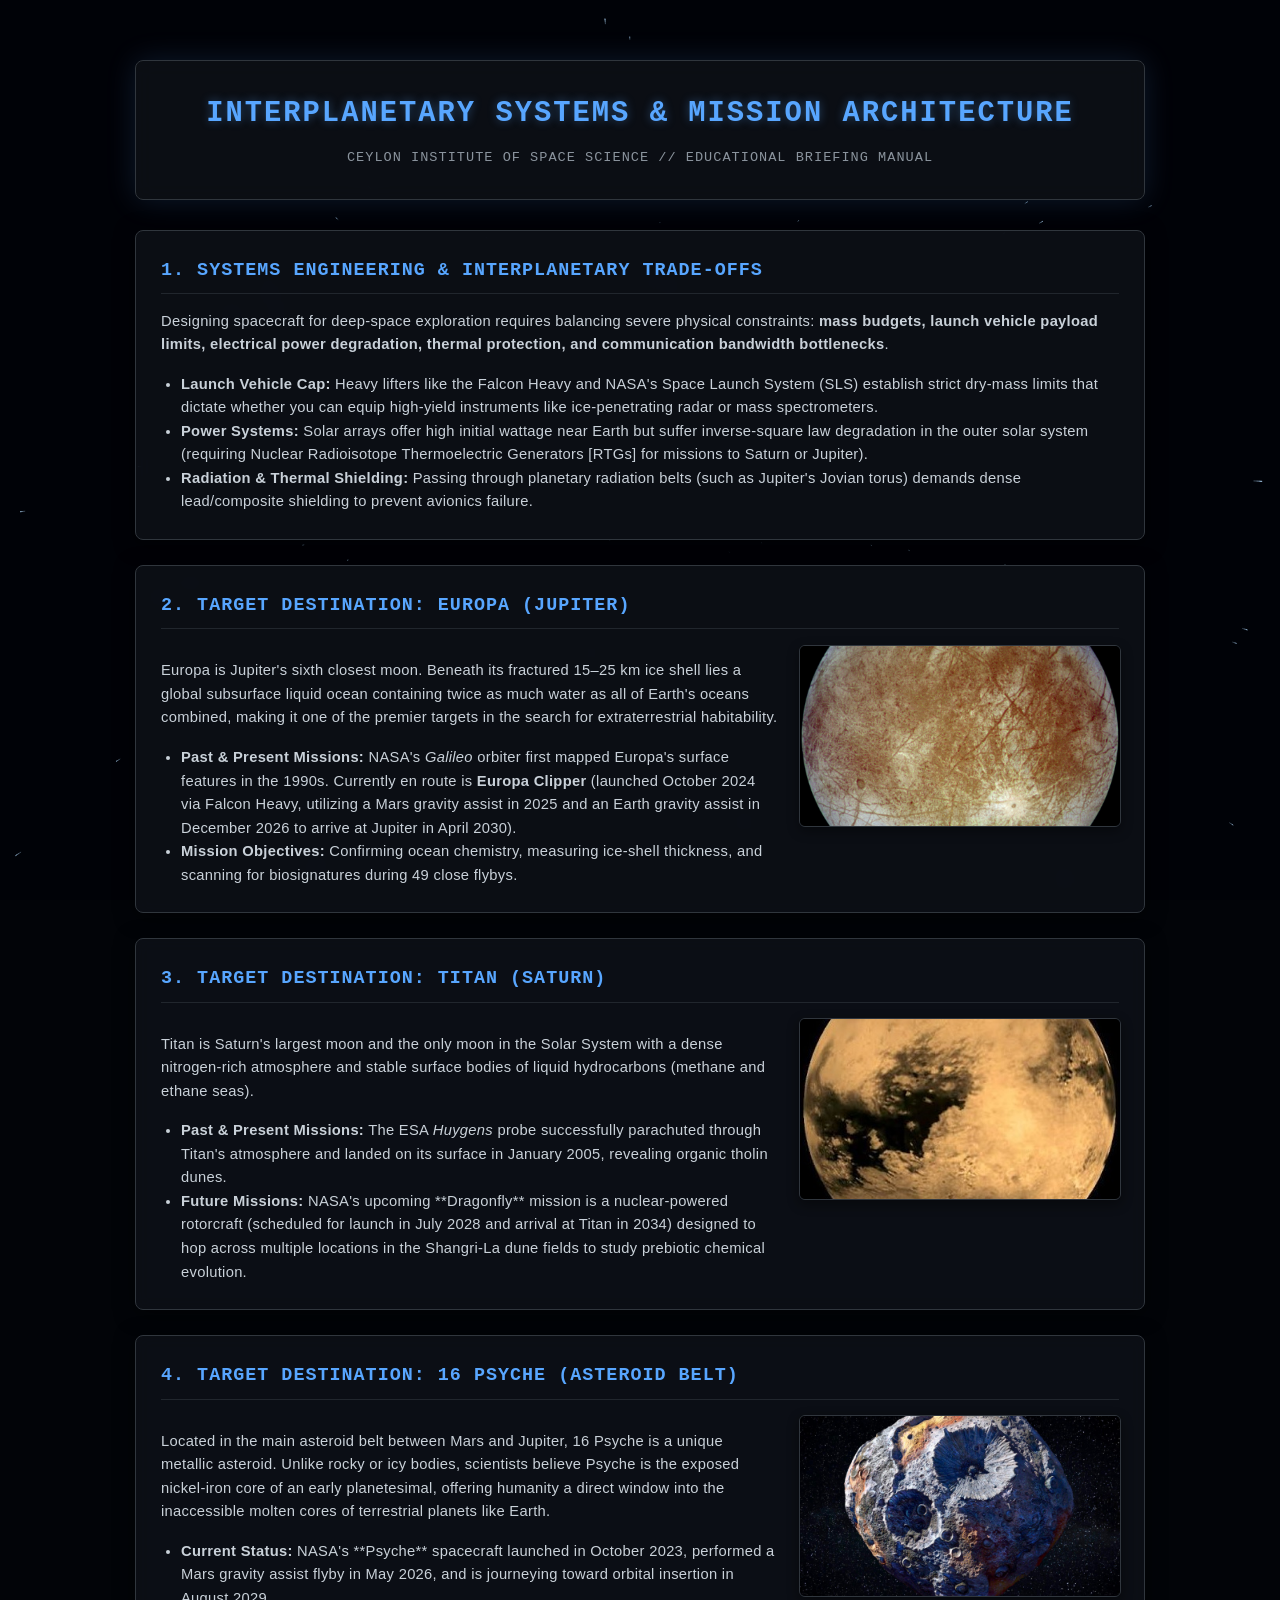
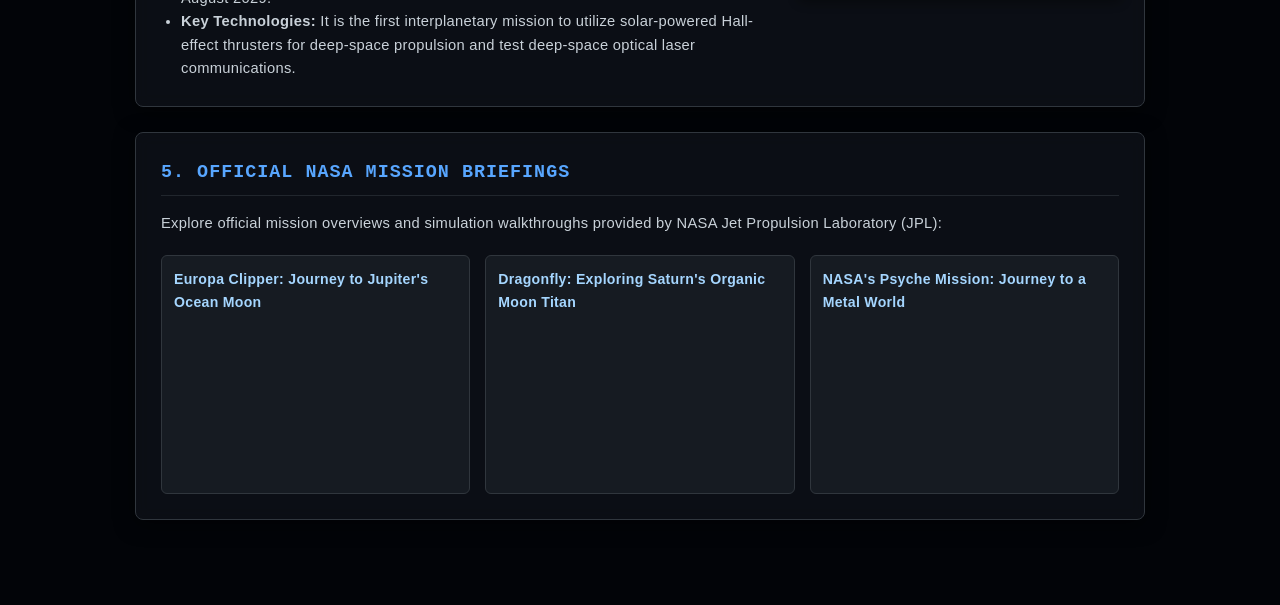
<file: basics.html>
<!DOCTYPE html>
<html lang="en" style="position: relative; margin: 0; height: 100%;">
<head>
    <meta charset="UTF-8">
    <meta name="viewport" content="width=device-width, initial-scale=1.0">
    <title>CISS - Interplanetary Mission Briefing & Basics</title>
    <link rel="icon" type="image/png" href="CISS.png">
    <link rel="stylesheet" href="style.css">
    <style>
        body {
            background-color: #020408 !important;
            color: #c9d1d9 !important;
            font-family: -apple-system, BlinkMacSystemFont, "Segoe UI", Roboto, Helvetica, Arial, sans-serif !important;
            letter-spacing: 0.3px;
            line-height: 1.6;
            margin: 0;
            padding: 0;
            overflow-x: hidden;
        }
        #bgCanvas {
            position: fixed;
            top: 0;
            left: 0;
            width: 100%;
            height: 100%;
            z-index: -1;
        }
        .container {
            max-width: 1050px;
            margin: 40px auto;
            padding: 20px;
            position: relative;
            z-index: 2;
            box-sizing: border-box;
            display: flex;
            flex-direction: column;
            align-items: center;
        }
        header {
            width: 100%;
            max-width: 1050px;
            margin: 0 auto 30px auto;
            text-align: center;
            background: rgba(13, 17, 23, 0.85);
            border: 1px solid #30363d;
            padding: 30px;
            border-radius: 8px;
            backdrop-filter: blur(10px);
            box-sizing: border-box;
            box-shadow: 0 0 30px rgba(88, 166, 255, 0.15);
        }
        header h1 {
            color: #58a6ff;
            margin: 0 0 10px 0;
            font-family: 'Courier New', Courier, monospace;
            font-size: 1.8rem;
            letter-spacing: 2px;
        }
        header p {
            color: #8b949e;
            margin: 0;
            font-family: 'Courier New', Courier, monospace;
            font-size: 0.85rem;
            letter-spacing: 1px;
        }
        .section-card {
            width: 100%;
            max-width: 1050px;
            background: rgba(13, 17, 23, 0.88);
            border: 1px solid #30363d;
            border-radius: 8px;
            padding: 25px;
            margin-bottom: 25px;
            backdrop-filter: blur(8px);
            box-sizing: border-box;
            box-shadow: 0 4px 20px rgba(0,0,0,0.5);
        }
        .section-card h2 {
            color: #58a6ff;
            font-family: 'Courier New', Courier, monospace;
            font-size: 1.15rem;
            border-bottom: 1px solid #21262d;
            padding-bottom: 8px;
            margin-top: 0;
            letter-spacing: 1px;
        }
        .content-flex {
            display: flex;
            gap: 20px;
            align-items: flex-start;
            flex-wrap: wrap;
        }
        .content-text {
            flex: 1;
            min-width: 280px;
        }
        .content-media {
            width: 320px;
            flex-shrink: 0;
        }
        .content-media img {
            width: 100%;
            height: 180px;
            object-fit: cover;
            border-radius: 6px;
            border: 1px solid #30363d;
            box-shadow: 0 4px 12px rgba(0,0,0,0.4);
        }
        @media(max-width: 768px) {
            .content-media { width: 100%; }
        }
        p, li {
            line-height: 1.6;
            font-size: 0.92rem;
            color: #c9d1d9;
            font-family: -apple-system, BlinkMacSystemFont, "Segoe UI", Roboto, Helvetica, Arial, sans-serif;
        }
        ul {
            padding-left: 20px;
            margin-bottom: 0;
        }
        .video-grid {
            display: grid;
            grid-template-columns: 1fr 1fr 1fr;
            gap: 15px;
            margin-top: 20px;
        }
        @media(max-width: 900px) {
            .video-grid { grid-template-columns: 1fr; }
        }
        .video-box {
            background: #161b22;
            border: 1px solid #30363d;
            border-radius: 6px;
            overflow: hidden;
            padding: 12px;
        }
        .video-box h4 {
            color: #a5d6ff;
            margin: 0 0 8px 0;
            font-size: 0.88rem;
            min-height: 35px;
            font-family: -apple-system, BlinkMacSystemFont, "Segoe UI", Roboto, Helvetica, Arial, sans-serif;
        }
        .iframe-container {
            position: relative;
            width: 100%;
            padding-bottom: 56.25%; /* 16:9 Aspect Ratio */
            height: 0;
        }
        .iframe-container iframe {
            position: absolute;
            top: 0;
            left: 0;
            width: 100%;
            height: 100%;
            border: 0;
            border-radius: 4px;
        }
    </style>
</head>
<body>

    <!-- Interactive Starfield Background Canvas -->
    <canvas id="bgCanvas"></canvas>

    <div class="container">
        
        <header>
            <h1>INTERPLANETARY SYSTEMS & MISSION ARCHITECTURE</h1>
            <p>CEYLON INSTITUTE OF SPACE SCIENCE // EDUCATIONAL BRIEFING MANUAL</p>
        </header>

        <!-- SECTION 1: TRADE-OFF ENGINEERING -->
        <div class="section-card">
            <h2>1. SYSTEMS ENGINEERING & INTERPLANETARY TRADE-OFFS</h2>
            <p>Designing spacecraft for deep-space exploration requires balancing severe physical constraints: <strong>mass budgets, launch vehicle payload limits, electrical power degradation, thermal protection, and communication bandwidth bottlenecks</strong>.</p>
            <ul>
                <li><strong>Launch Vehicle Cap:</strong> Heavy lifters like the Falcon Heavy and NASA's Space Launch System (SLS) establish strict dry-mass limits that dictate whether you can equip high-yield instruments like ice-penetrating radar or mass spectrometers.</li>
                <li><strong>Power Systems:</strong> Solar arrays offer high initial wattage near Earth but suffer inverse-square law degradation in the outer solar system (requiring Nuclear Radioisotope Thermoelectric Generators [RTGs] for missions to Saturn or Jupiter).</li>
                <li><strong>Radiation & Thermal Shielding:</strong> Passing through planetary radiation belts (such as Jupiter's Jovian torus) demands dense lead/composite shielding to prevent avionics failure.</li>
            </ul>
        </div>

        <!-- SECTION 2: EUROPA -->
        <div class="section-card">
            <h2>2. TARGET DESTINATION: EUROPA (JUPITER)</h2>
            <div class="content-flex">
                <div class="content-text">
                    <p>Europa is Jupiter's sixth closest moon. Beneath its fractured 15–25 km ice shell lies a global subsurface liquid ocean containing twice as much water as all of Earth's oceans combined, making it one of the premier targets in the search for extraterrestrial habitability.</p>
                    <ul>
                        <li><strong>Past & Present Missions:</strong> NASA's <em>Galileo</em> orbiter first mapped Europa's surface features in the 1990s. Currently en route is <strong>Europa Clipper</strong> (launched October 2024 via Falcon Heavy, utilizing a Mars gravity assist in 2025 and an Earth gravity assist in December 2026 to arrive at Jupiter in April 2030).</li>
                        <li><strong>Mission Objectives:</strong> Confirming ocean chemistry, measuring ice-shell thickness, and scanning for biosignatures during 49 close flybys.</li>
                    </ul>
                </div>
                <div class="content-media">
                    <img src="europa.jpg" alt="Europa Moon">
                </div>
            </div>
        </div>

        <!-- SECTION 3: TITAN -->
        <div class="section-card">
            <h2>3. TARGET DESTINATION: TITAN (SATURN)</h2>
            <div class="content-flex">
                <div class="content-text">
                    <p>Titan is Saturn's largest moon and the only moon in the Solar System with a dense nitrogen-rich atmosphere and stable surface bodies of liquid hydrocarbons (methane and ethane seas).</p>
                    <ul>
                        <li><strong>Past & Present Missions:</strong> The ESA <em>Huygens</em> probe successfully parachuted through Titan's atmosphere and landed on its surface in January 2005, revealing organic tholin dunes.</li>
                        <li><strong>Future Missions:</strong> NASA's upcoming **Dragonfly** mission is a nuclear-powered rotorcraft (scheduled for launch in July 2028 and arrival at Titan in 2034) designed to hop across multiple locations in the Shangri-La dune fields to study prebiotic chemical evolution.</li>
                    </ul>
                </div>
                <div class="content-media">
                    <img src="titan.jpg" alt="Titan Moon">
                </div>
            </div>
        </div>

        <!-- SECTION 4: 16 PSYCHE -->
        <div class="section-card">
            <h2>4. TARGET DESTINATION: 16 PSYCHE (ASTEROID BELT)</h2>
            <div class="content-flex">
                <div class="content-text">
                    <p>Located in the main asteroid belt between Mars and Jupiter, 16 Psyche is a unique metallic asteroid. Unlike rocky or icy bodies, scientists believe Psyche is the exposed nickel-iron core of an early planetesimal, offering humanity a direct window into the inaccessible molten cores of terrestrial planets like Earth.</p>
                    <ul>
                        <li><strong>Current Status:</strong> NASA's **Psyche** spacecraft launched in October 2023, performed a Mars gravity assist flyby in May 2026, and is journeying toward orbital insertion in August 2029.</li>
                        <li><strong>Key Technologies:</strong> It is the first interplanetary mission to utilize solar-powered Hall-effect thrusters for deep-space propulsion and test deep-space optical laser communications.</li>
                    </ul>
                </div>
                <div class="content-media">
                    <img src="psyche.jpg" alt="16 Psyche Asteroid">
                </div>
            </div>
        </div>

        <!-- SECTION 5: NASA VIDEO BRIEFING ROOM -->
        <div class="section-card">
            <h2>5. OFFICIAL NASA MISSION BRIEFINGS</h2>
            <p>Explore official mission overviews and simulation walkthroughs provided by NASA Jet Propulsion Laboratory (JPL):</p>
            
            <div class="video-grid">
                <!-- Europa Video -->
                <div class="video-box">
                    <h4>Europa Clipper: Journey to Jupiter's Ocean Moon</h4>
                    <div class="iframe-container">
                        <iframe src="https://www.youtube-nocookie.com/embed/q88fSdGMbys" title="Europa Clipper Mission Overview" allowfullscreen></iframe>
                    </div>
                </div>

                <!-- Titan Video -->
                <div class="video-box">
                    <h4>Dragonfly: Exploring Saturn's Organic Moon Titan</h4>
                    <div class="iframe-container">
                        <iframe src="https://www.youtube-nocookie.com/embed/iltPgUQiPtw" title="Titan Dragonfly Mission Overview" allowfullscreen></iframe>
                    </div>
                </div>

                <!-- Psyche Video -->
                <div class="video-box">
                    <h4>NASA's Psyche Mission: Journey to a Metal World</h4>
                    <div class="iframe-container">
                        <iframe src="https://www.youtube-nocookie.com/embed/aExTQGcIGKo" title="NASA Psyche Mission Overview" allowfullscreen></iframe>
                    </div>
                </div>
            </div>
        </div>
    </div>

    <script>
        // Interactive Starfield Background Script matching app.js vibe
        const canvas = document.getElementById('bgCanvas');
        const ctx = canvas.getContext('2d');
        let stars = [];
        const numStars = 200;
        let centerX = window.innerWidth / 2;
        let centerY = window.innerHeight / 2;

        function resizeCanvas() {
            canvas.width = window.innerWidth;
            canvas.height = window.innerHeight;
            centerX = canvas.width / 2;
            centerY = canvas.height / 2;
        }
        window.addEventListener('resize', resizeCanvas);
        resizeCanvas();

        for (let i = 0; i < numStars; i++) {
            stars.push({
                x: (Math.random() - 0.5) * canvas.width * 2,
                y: (Math.random() - 0.5) * canvas.height * 2,
                z: Math.random() * canvas.width,
                prevZ: 0
            });
        }

        function animate() {
            ctx.fillStyle = 'rgba(2, 4, 8, 0.4)';
            ctx.fillRect(0, 0, canvas.width, canvas.height);

            for (let i = 0; i < stars.length; i++) {
                let s = stars[i];
                s.prevZ = s.z;
                s.z -= 1.2;

                if (s.z <= 0) {
                    s.z = canvas.width;
                    s.prevZ = s.z;
                    s.x = (Math.random() - 0.5) * canvas.width * 2;
                    s.y = (Math.random() - 0.5) * canvas.height * 2;
                }

                const k = 250 / s.z;
                const px = s.x * k + centerX;
                const py = s.y * k + centerY;

                const prevK = 250 / s.prevZ;
                const prevPx = s.x * prevK + centerX;
                const prevPy = s.y * prevK + centerY;

                if (px >= 0 && px <= canvas.width && py >= 0 && py <= canvas.height) {
                    const alpha = Math.min(1, (1 - s.z / canvas.width) * 1.2);
                    ctx.beginPath();
                    ctx.moveTo(prevPx, prevPy);
                    ctx.lineTo(px, py);
                    ctx.strokeStyle = `rgba(180, 220, 255, ${alpha})`;
                    ctx.stroke();
                }
            }
            requestAnimationFrame(animate);
        }
        animate();
    </script>
</body>
</html>
</file>
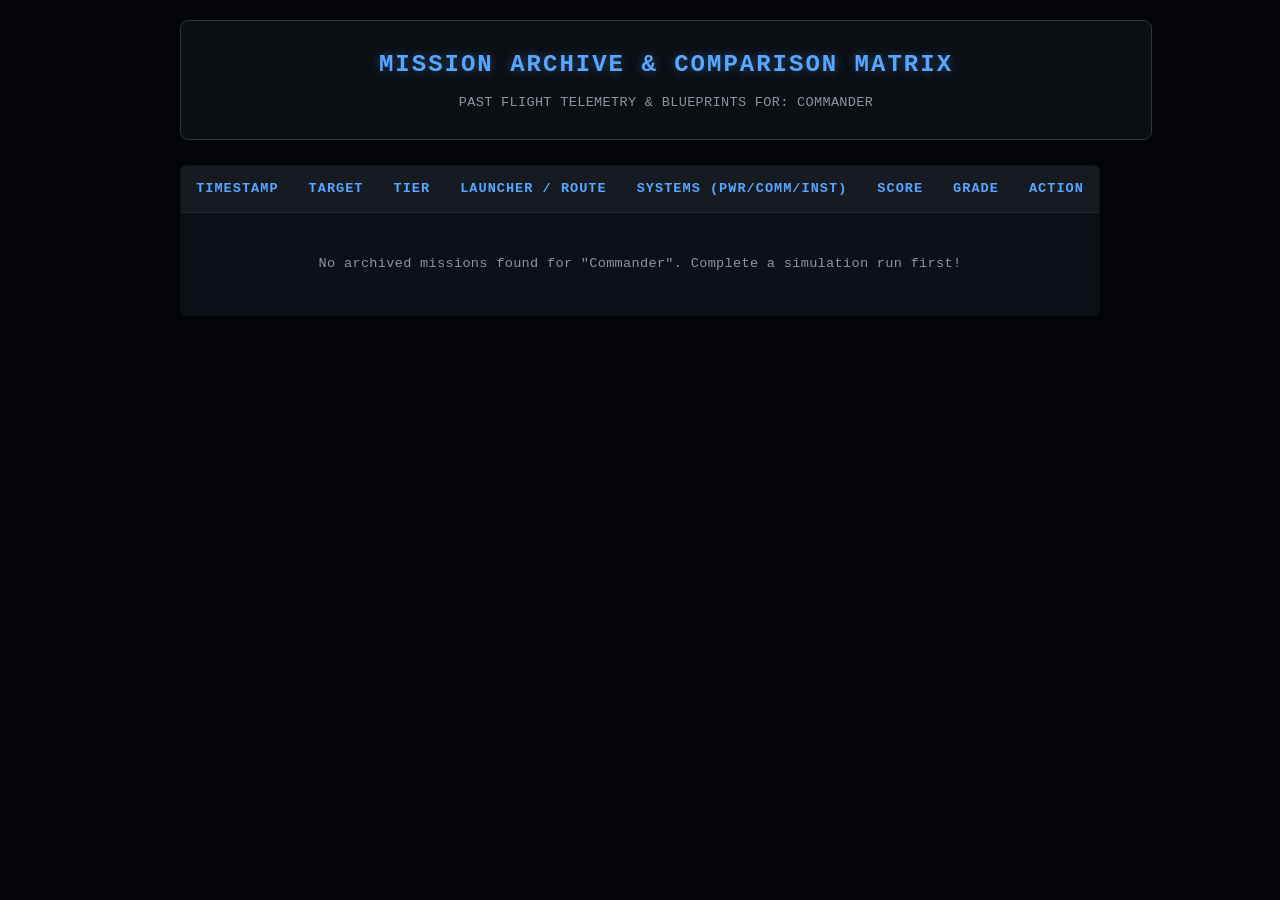
<file: compare.html>
<!DOCTYPE html>
<html lang="en">
<head>
    <meta charset="UTF-8">
    <meta name="viewport" content="width=device-width, initial-scale=1.0">
    <title>CISS - Mission Comparison & Archive</title>
    <link rel="icon" type="image/png" href="CISS.png">
    <link rel="stylesheet" href="style.css">
    <style>
        body {
            background-color: #020408;
            color: #c9d1d9;
            font-family: 'Courier New', Courier, monospace;
            margin: 0;
            padding: 20px;
        }
        .container {
            max-width: 1000px;
            margin: 0 auto;
        }
        header {
            text-align: center;
            background: rgba(13, 17, 23, 0.85);
            border: 1px solid #30363d;
            padding: 25px;
            border-radius: 8px;
            margin-bottom: 25px;
        }
        header h1 {
            color: #58a6ff;
            margin: 0 0 8px 0;
            font-size: 1.5rem;
        }
        header p {
            color: #8b949e;
            margin: 0;
            font-size: 0.85rem;
        }
        .nav-back {
            display: inline-block;
            margin-bottom: 20px;
            background: #21262d;
            border: 1px solid #30363d;
            color: #58a6ff;
            padding: 8px 16px;
            border-radius: 4px;
            text-decoration: none;
            font-weight: bold;
            font-size: 0.85rem;
        }
        .nav-back:hover {
            background: #30363d;
            color: white;
        }
        table {
            width: 100%;
            border-collapse: collapse;
            background: #0d1117;
            border: 1px solid #30363d;
            border-radius: 6px;
            overflow: hidden;
            font-size: 0.85rem;
        }
        th, td {
            padding: 12px 15px;
            text-align: left;
            border-bottom: 1px solid #21262d;
        }
        th {
            background: #161b22;
            color: #58a6ff;
            letter-spacing: 1px;
        }
        tr:hover {
            background: rgba(88, 166, 255, 0.03);
        }
        .report-btn {
            background: #1f6feb;
            border: 1px solid #388bfd;
            color: white;
            padding: 6px 12px;
            border-radius: 4px;
            font-family: monospace;
            font-weight: bold;
            font-size: 0.75rem;
            cursor: pointer;
            transition: background 0.2s;
        }
        .report-btn:hover {
            background: #388bfd;
        }
        .no-data {
            text-align: center;
            color: #8b949e;
            padding: 40px;
        }
    </style>
</head>
<body>

    <div class="container">
      
        <header>
            <h1>MISSION ARCHIVE & COMPARISON MATRIX</h1>
            <p id="pilot-subtitle">PAST FLIGHT TELEMETRY & SYSTEM BLUEPRINTS</p>
        </header>

        <table id="compare-table">
            <thead>
                <tr>
                    <th>TIMESTAMP</th>
                    <th>TARGET</th>
                    <th>TIER</th>
                    <th>LAUNCHER / ROUTE</th>
                    <th>SYSTEMS (PWR/COMM/INST)</th>
                    <th>SCORE</th>
                    <th>GRADE</th>
                    <th>ACTION</th>
                </tr>
            </thead>
            <tbody id="compare-tbody">
                <tr><td colspan="8" class="no-data">Loading mission archives...</td></tr>
            </tbody>
        </table>
    </div>

    <script>
        // Parse player callsign from URL parameters
        const urlParams = new URLSearchParams(window.location.search);
        const playerCallsign = urlParams.get('player') ? urlParams.get('player').trim() : 'Commander';
        
        document.getElementById('pilot-subtitle').innerText = `PAST FLIGHT TELEMETRY & BLUEPRINTS FOR: ${playerCallsign.toUpperCase()}`;

        function loadMissionArchive() {
            const storageKey = `saved_missions_${playerCallsign.toLowerCase()}`;
            const savedMissions = JSON.parse(localStorage.getItem(storageKey) || '[]');
            const tbody = document.getElementById('compare-tbody');

            if (savedMissions.length === 0) {
                tbody.innerHTML = `<tr><td colspan="8" class="no-data">No archived missions found for "${playerCallsign}". Complete a simulation run first!</td></tr>`;
                return;
            }

            tbody.innerHTML = '';
            // Render missions in reverse chronological order (newest first)
            savedMissions.slice().reverse().forEach((mission, index) => {
                const row = document.createElement('tr');
                
                let gradeColor = mission.grade === 'S' ? '#58a6ff' : (mission.grade === 'A' ? '#2ea043' : (mission.grade === 'B' ? '#f0883e' : '#f85149'));

                row.innerHTML = `
                    <td>${mission.timestamp || 'N/A'}</td>
                    <td><strong>${mission.target || 'Europa'}</strong></td>
                    <td>${mission.difficulty || 'Commander'}</td>
                    <td>${mission.launcher || 'FalconHeavy'}<br><span style="font-size:0.75rem; color:#8b949e;">${mission.route || 'Direct'}</span></td>
                    <td><span style="font-size:0.75rem; color:#8b949e;">P: ${mission.power || 'Solar'}<br>C: ${mission.comm || 'HGA'}<br>I: ${mission.instrument || 'Camera'}</span></td>
                    <td><strong>${mission.score || 0} PTS</strong></td>
                    <td><strong style="color: ${gradeColor};">${mission.grade || 'F'}</strong></td>
                    <td><button class="report-btn" onclick='openArchivedReport(${JSON.stringify(mission)})'>📄 REPORT</button></td>
                `;
                tbody.appendChild(row);
            });
        }

        // Dedicated Mission Report generator for historical items in the compare page
        function openArchivedReport(mission) {
            const reportWindow = window.open('', '_blank');
            if (!reportWindow) {
                alert("⚠️ Popup blocked! Please allow popups for this site to view the Mission Report.");
                return;
            }

            const rawSvg = `<svg xmlns="http://www.w3.org/2000/svg" viewBox="0 0 100 100"><circle cx="50" cy="50" r="45" fill="#0d1117" stroke="#58a6ff" stroke-width="8"/><circle cx="50" cy="50" r="25" fill="none" stroke="#f85149" stroke-width="6"/><line x1="50" y1="5" x2="50" y2="95" stroke="#58a6ff" stroke-width="4"/><line x1="5" y1="50" x2="95" y2="50" stroke="#58a6ff" stroke-width="4"/><circle cx="50" cy="50" r="8" fill="#58a6ff"/></svg>`;
            const cissFaviconSvg = `data:image/svg+xml,${encodeURIComponent(rawSvg)}`;
            const isFail = mission.grade === 'F' || mission.grade === 'C' || parseInt(mission.score) === 0;

            reportWindow.document.write(`
                <!DOCTYPE html>
                <html lang="en">
                <head>
                    <meta charset="UTF-8">
                    <title>CISS - Archived Mission Report (${playerCallsign})</title>
                    <link rel="icon" type="image/svg+xml" href="${cissFaviconSvg}">
                    <style>
                        body {
                            background-color: #0d1117;
                            color: #c9d1d9;
                            font-family: 'Courier New', Courier, monospace;
                            padding: 40px;
                            margin: 0;
                        }
                        .report-container {
                            max-width: 750px;
                            margin: auto;
                            background: #161b22;
                            border: 1px solid #30363d;
                            border-radius: 8px;
                            padding: 40px;
                            box-shadow: 0 8px 24px rgba(0,0,0,0.5);
                        }
                        h1 {
                            color: #58a6ff;
                            font-size: 1.5rem;
                            border-bottom: 2px solid #30363d;
                            padding-bottom: 10px;
                            margin-top: 0;
                        }
                        .subtitle {
                            color: #8b949e;
                            font-size: 0.85rem;
                            margin-top: -5px;
                            margin-bottom: 30px;
                        }
                        .grid-2 {
                            display: grid;
                            grid-template-columns: 1fr 1fr;
                            gap: 20px;
                            margin: 20px 0;
                        }
                        .card {
                            background: #0d1117;
                            border: 1px solid #30363d;
                            padding: 20px;
                            border-radius: 6px;
                        }
                        .analysis-card {
                            background: #0d1117;
                            border: 1px solid ${isFail ? '#f85149' : '#238636'};
                            padding: 20px;
                            border-radius: 6px;
                            margin-top: 25px;
                            font-size: 0.85rem;
                            line-height: 1.6;
                        }
                        .badge {
                            background: ${isFail ? '#f85149' : '#238636'};
                            color: white;
                            padding: 4px 10px;
                            border-radius: 4px;
                            font-weight: bold;
                        }
                        p {
                            line-height: 1.6;
                            margin: 8px 0;
                        }
                        .footer {
                            margin-top: 40px;
                            font-size: 0.75rem;
                            color: #8b949e;
                            text-align: center;
                            border-top: 1px solid #30363d;
                            padding-top: 15px;
                        }
                    </style>
                </head>
                <body>
                    <div class="report-container">
                        <h1>CEYLON INSTITUTE OF SPACE SCIENCE (CISS)</h1>
                        <div class="subtitle">ARCHIVED INTERPLANETARY MISSION REPORT &bull; TIMESTAMP: ${mission.timestamp || 'N/A'}</div>
                        
                        <div style="display: flex; justify-content: space-between; align-items: center; margin-bottom: 25px;">
                            <div>
                                <p><strong>PILOT CALLSIGN:</strong> ${playerCallsign}</p>
                                <p><strong>MISSION TIER:</strong> ${mission.difficulty || 'Commander'}</p>
                                <p><strong>TARGET DESTINATION:</strong> ${mission.target}</p>
                            </div>
                            <div style="text-align: right;">
                                <p><strong>MISSION GRADE:</strong> <span class="badge">${mission.grade}</span></p>
                                <p><strong>SCIENCE YIELD:</strong> ${mission.score} PTS</p>
                            </div>
                        </div>

                        <h2 style="color: #2ea043; font-size: 1.1rem; border-bottom: 1px solid #30363d; padding-bottom: 6px; margin-top: 30px;">SPACECRAFT CONFIGURATION & METRICS</h2>
                        <div class="grid-2">
                            <div class="card">
                                <p><strong>Launch Vehicle:</strong> ${mission.launcher}</p>
                                <p><strong>Power Generator:</strong> ${mission.power}</p>
                                <p><strong>Communications:</strong> ${mission.comm}</p>
                            </div>
                            <div class="card">
                                <p><strong>Scientific Instrument:</strong> ${mission.instrument}</p>
                                <p><strong>Flight Route:</strong> ${mission.route}</p>
                                <p><strong>Radiation Shielding:</strong> ${mission.shield}%</p>
                            </div>
                        </div>

                        <div class="analysis-card">
                            <h3 style="color: ${isFail ? '#f85149' : '#2ea043'}; margin-top: 0; font-size: 1rem;">📋 ARCHIVED TELEMETRY ANALYSIS</h3>
                            <p>${isFail ? 'This archived mission run failed to satisfy all primary operational thresholds or encountered critical resource constraints during transit.' : 'This archived mission successfully fulfilled all mission design and data throughput requirements for the selected destination.'}</p>
                        </div>

                        <div class="footer">
                            © 2026 Ceylon Institute of Space Science (CISS) • Retrieved from Mission Comparison Archive
                        </div>
                    </div>
                </body>
                </html>
            `);
            reportWindow.document.close();
        }

        loadMissionArchive();
    </script>
</body>
</html>
</file>
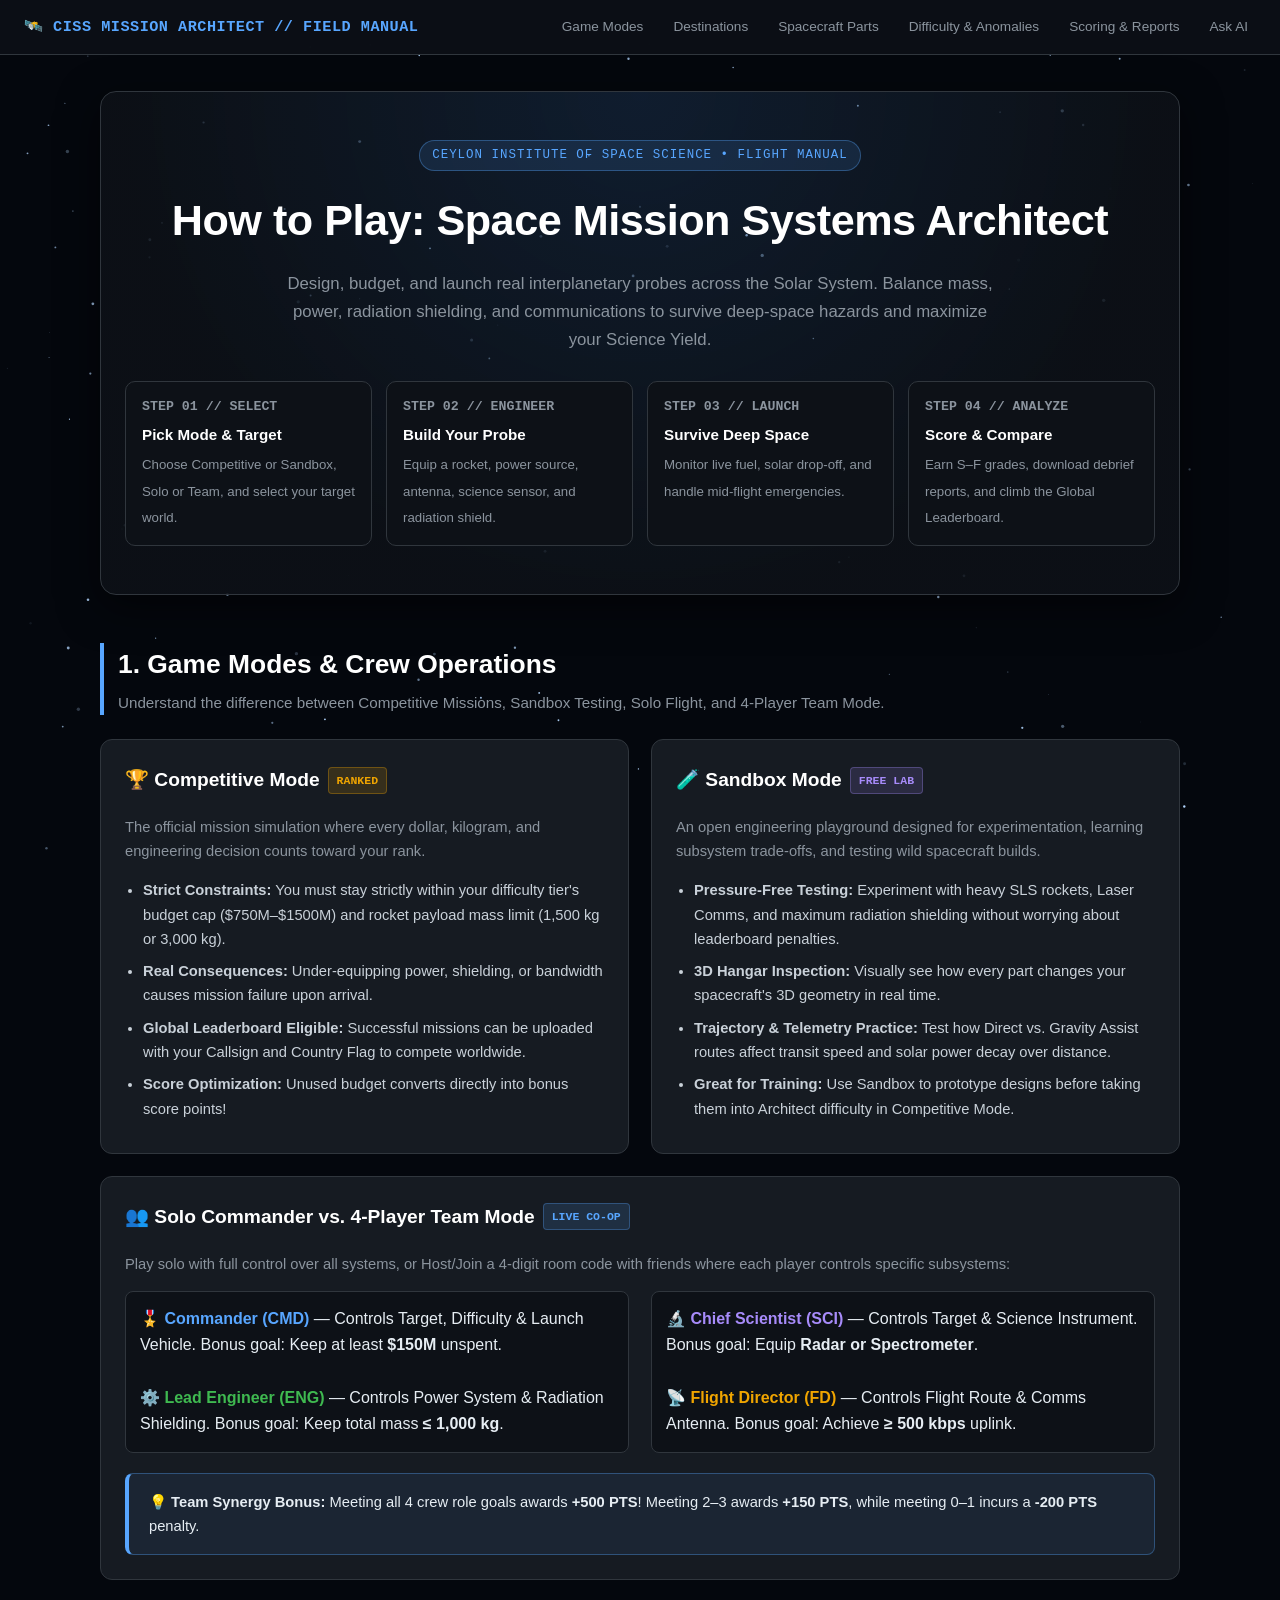
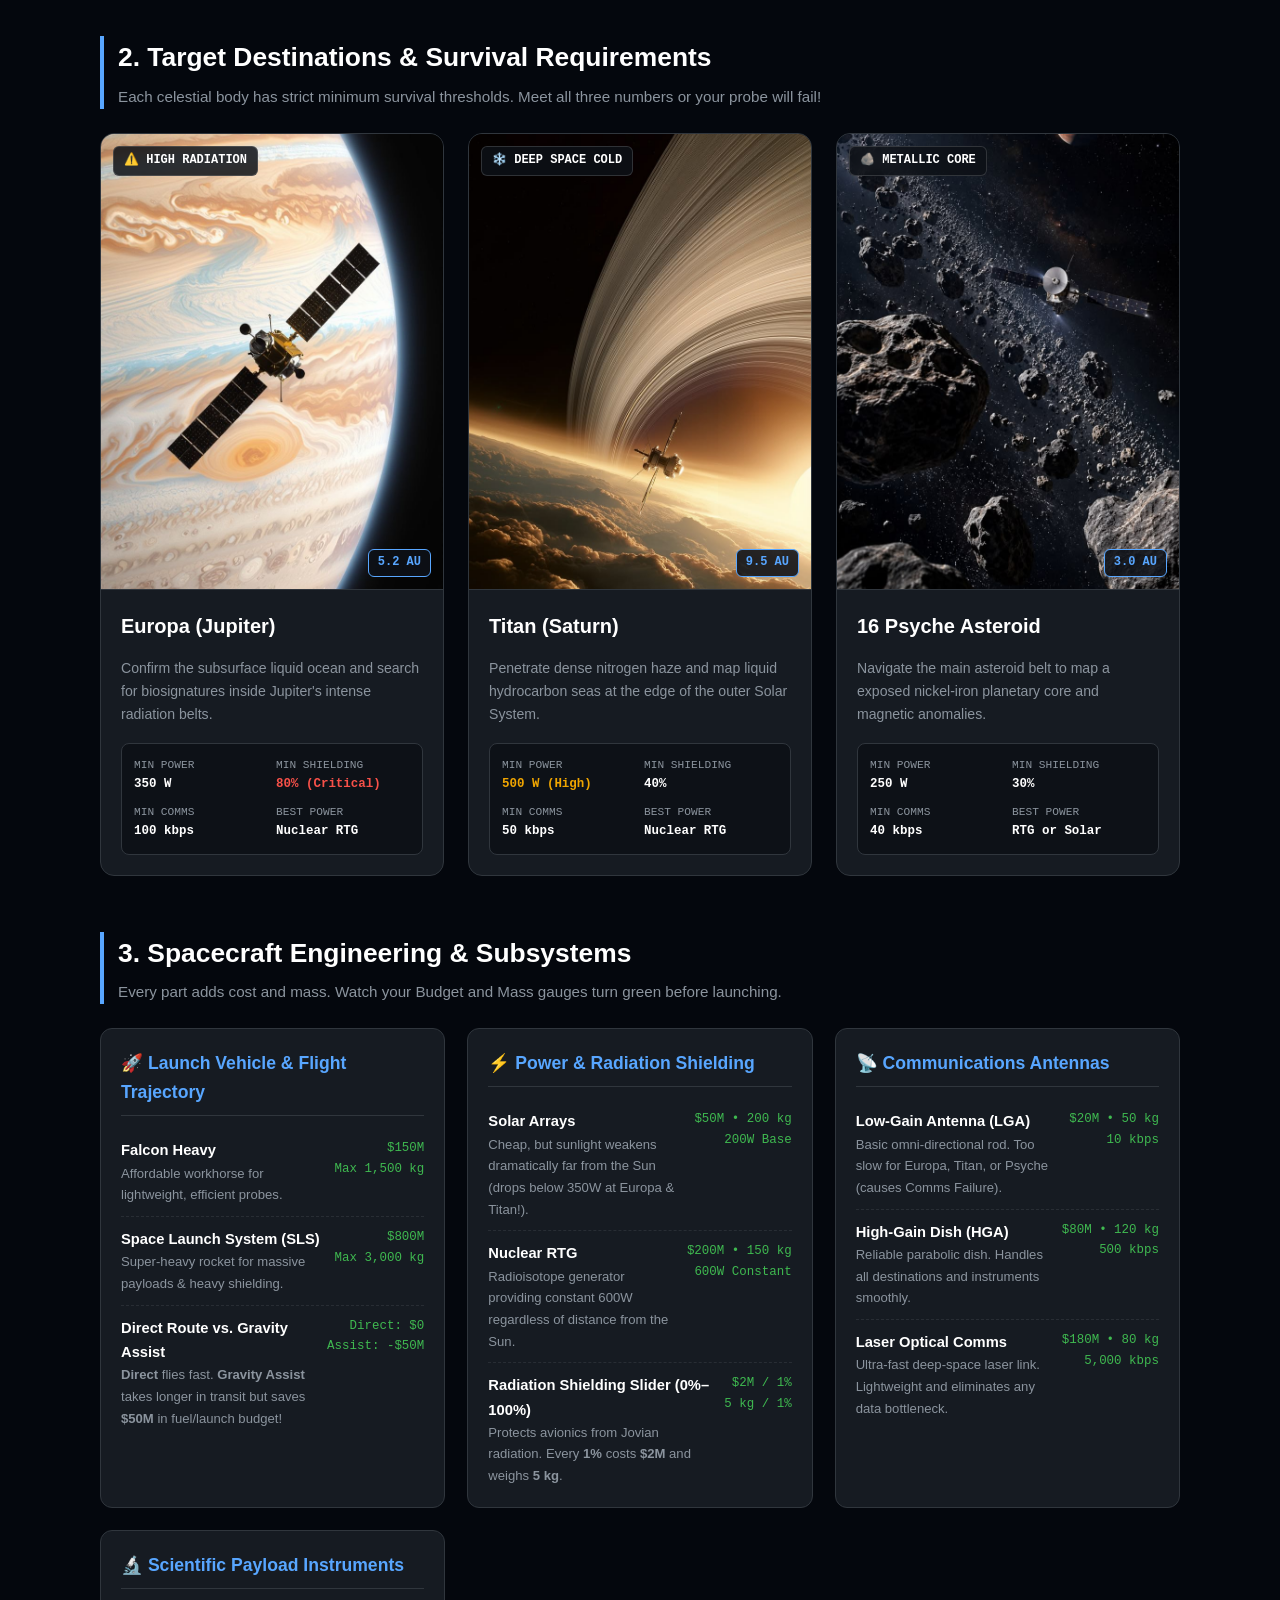
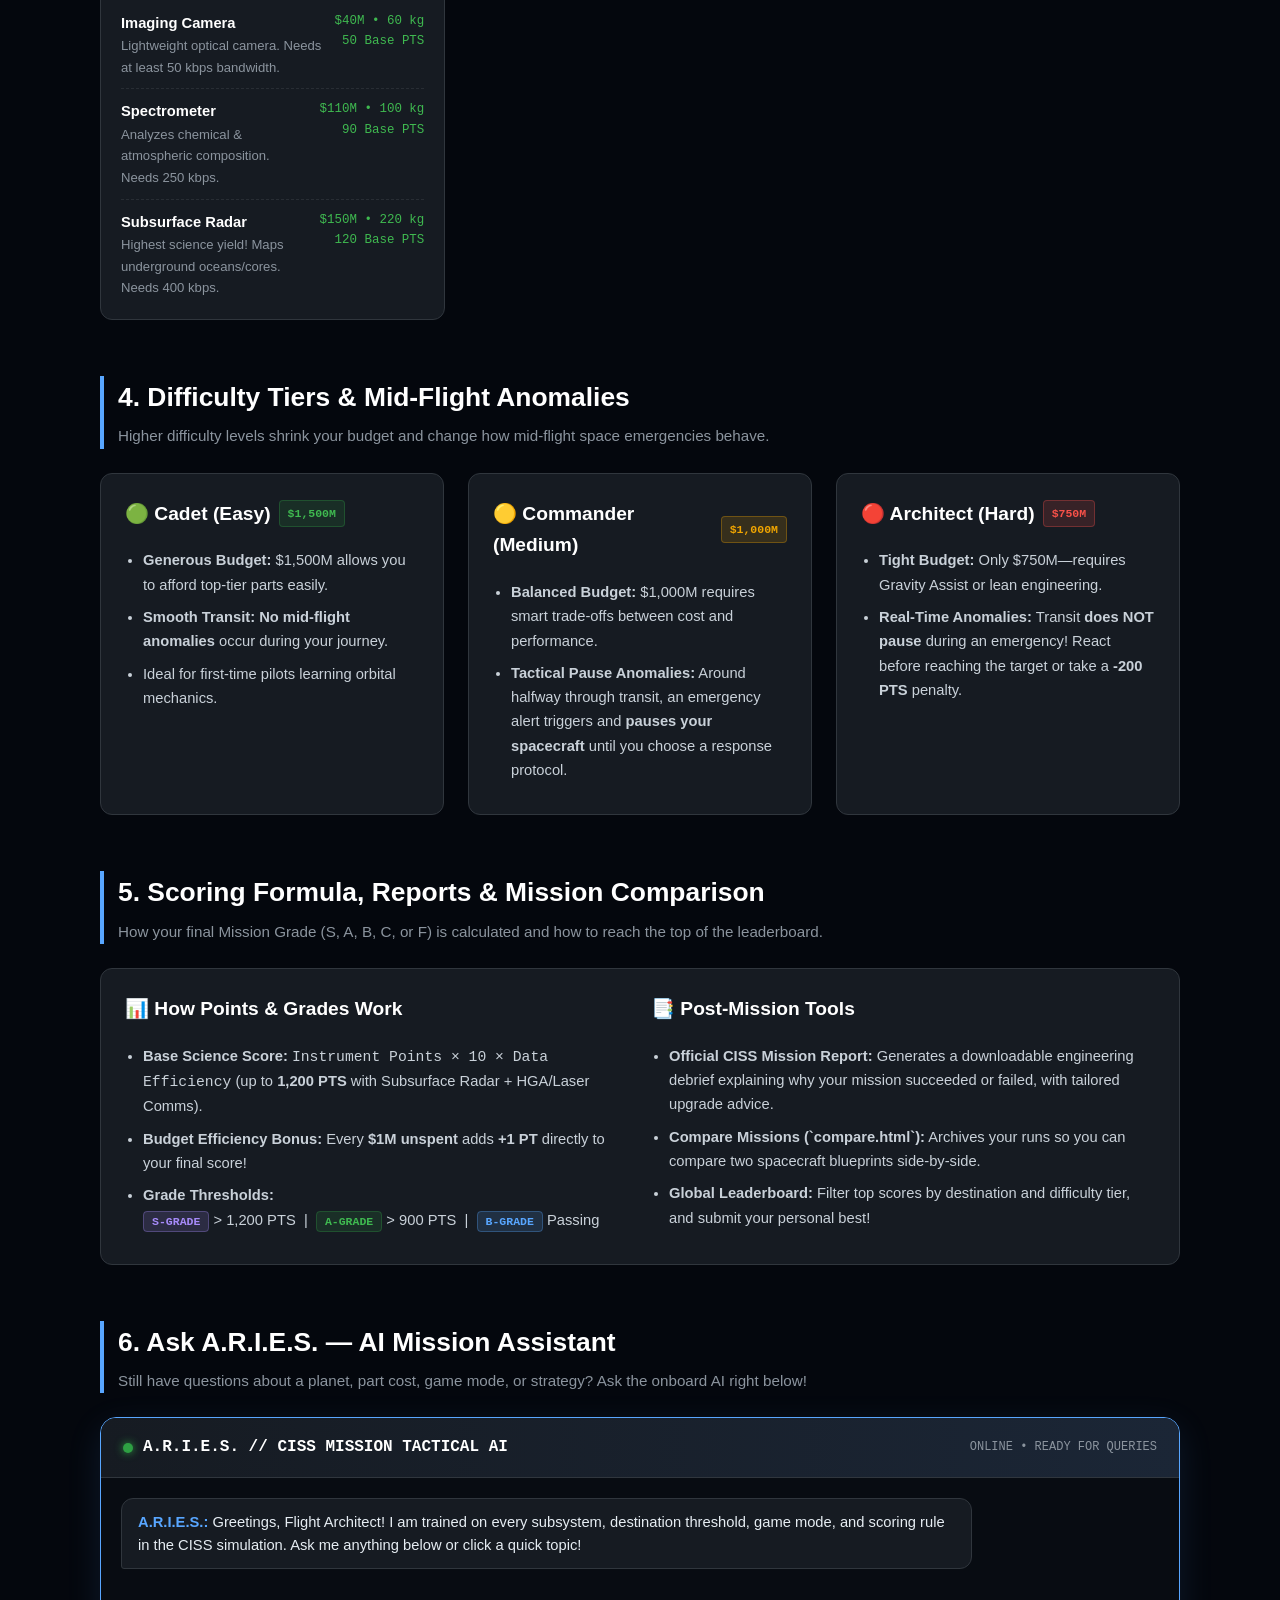
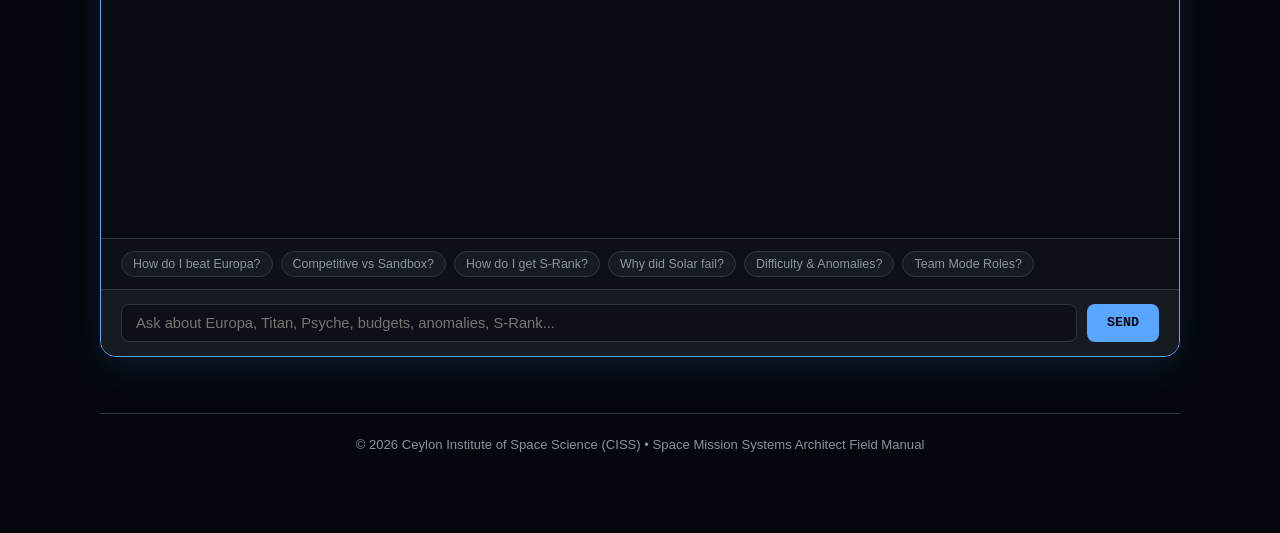
<file: how-to-play.html>
<!DOCTYPE html>
<html lang="en">
<head>
    <meta charset="UTF-8">
    <meta name="viewport" content="width=device-width, initial-scale=1.0">
    <title>How to Play — CISS Space Mission Systems Architect</title>
    <link rel="icon" type="image/svg+xml" href="data:image/svg+xml,%3Csvg xmlns='http://www.w3.org/2000/svg' viewBox='0 0 100 100'%3E%3Ccircle cx='50' cy='50' r='45' fill='%230d1117' stroke='%2358a6ff' stroke-width='8'/%3E%3Ccircle cx='50' cy='50' r='25' fill='none' stroke='%23f85149' stroke-width='6'/%3E%3Ccircle cx='50' cy='50' r='8' fill='%2358a6ff'/%3E%3C/svg%3E">
    <style>
        :root {
            --bg-deep: #04070d;
            --bg-panel: #0d1117;
            --bg-card: #161b22;
            --bg-card-hover: #1c222b;
            --border: #30363d;
            --text-main: #e6edf3;
            --text-muted: #8b949e;
            --accent-blue: #58a6ff;
            --accent-green: #2ea043;
            --accent-amber: #f0a500;
            --accent-purple: #a78bfa;
            --accent-red: #f85149;
            --font-sans: -apple-system, BlinkMacSystemFont, "Segoe UI", Roboto, Helvetica, Arial, sans-serif;
            --font-mono: "Courier New", Courier, monospace;
        }

        * {
            box-sizing: border-box;
            scroll-behavior: smooth;
        }

        body {
            margin: 0;
            padding: 0;
            background-color: var(--bg-deep);
            color: var(--text-main);
            font-family: var(--font-sans);
            line-height: 1.65;
            overflow-x: hidden;
        }

        /* Subtle Starfield Background Canvas */
        #starfield {
            position: fixed;
            top: 0;
            left: 0;
            width: 100%;
            height: 100%;
            z-index: -1;
            pointer-events: none;
        }

        /* Sticky Navigation Bar */
        .top-nav {
            position: sticky;
            top: 0;
            z-index: 100;
            background: rgba(13, 17, 23, 0.88);
            backdrop-filter: blur(12px);
            border-bottom: 1px solid var(--border);
            padding: 12px 24px;
            display: flex;
            justify-content: space-between;
            align-items: center;
            flex-wrap: wrap;
            gap: 12px;
        }

        .brand {
            display: flex;
            align-items: center;
            gap: 10px;
            font-family: var(--font-mono);
            font-weight: bold;
            font-size: 0.95rem;
            color: var(--accent-blue);
            letter-spacing: 0.5px;
        }

        .nav-links {
            display: flex;
            gap: 14px;
            flex-wrap: wrap;
            align-items: center;
        }

        .nav-links a {
            color: var(--text-muted);
            text-decoration: none;
            font-size: 0.85rem;
            font-weight: 500;
            padding: 4px 8px;
            border-radius: 5px;
            transition: 0.2s;
        }

        .nav-links a:hover {
            color: #ffffff;
            background: rgba(88, 166, 255, 0.12);
        }

        .btn-back {
            background: var(--accent-green);
            color: #ffffff !important;
            font-family: var(--font-mono);
            font-weight: 700 !important;
            padding: 6px 14px !important;
            border-radius: 6px;
        }

        .btn-back:hover {
            background: #238636 !important;
        }

        /* Main Container */
        .container {
            max-width: 1120px;
            margin: 0 auto;
            padding: 36px 20px 80px;
        }

        /* Hero Banner */
        .hero {
            text-align: center;
            padding: 48px 24px;
            background: radial-gradient(circle at top, rgba(88, 166, 255, 0.14), rgba(13, 17, 23, 0.9) 70%);
            border: 1px solid var(--border);
            border-radius: 16px;
            margin-bottom: 48px;
            box-shadow: 0 12px 40px rgba(0, 0, 0, 0.55);
        }

        .hero-badge {
            display: inline-block;
            font-family: var(--font-mono);
            font-size: 0.78rem;
            color: var(--accent-blue);
            background: rgba(88, 166, 255, 0.12);
            border: 1px solid rgba(88, 166, 255, 0.35);
            padding: 4px 12px;
            border-radius: 20px;
            margin-bottom: 14px;
            letter-spacing: 1px;
        }

        .hero h1 {
            margin: 0 0 14px;
            font-size: clamp(1.8rem, 4vw, 2.7rem);
            color: #ffffff;
            letter-spacing: -0.5px;
        }

        .hero p {
            max-width: 720px;
            margin: 0 auto 28px;
            color: var(--text-muted);
            font-size: 1.05rem;
        }

        /* 4-Step Quick Workflow */
        .quick-steps {
            display: grid;
            grid-template-columns: repeat(auto-fit, minmax(210px, 1fr));
            gap: 14px;
            text-align: left;
            margin-top: 24px;
        }

        .step-pill {
            background: var(--bg-panel);
            border: 1px solid var(--border);
            border-radius: 10px;
            padding: 14px 16px;
        }

        .step-num {
            font-family: var(--font-mono);
            font-size: 0.75rem;
            color: var(--accent-green);
            font-weight: bold;
            display: block;
            margin-bottom: 4px;
        }

        .step-pill strong {
            display: block;
            color: #ffffff;
            font-size: 0.95rem;
            margin-bottom: 4px;
        }

        .step-pill span {
            font-size: 0.83rem;
            color: var(--text-muted);
        }

        /* Section Headings */
        section {
            margin-bottom: 56px;
        }

        .section-header {
            margin-bottom: 24px;
            border-left: 4px solid var(--accent-blue);
            padding-left: 14px;
        }

        .section-header h2 {
            margin: 0;
            font-size: 1.65rem;
            color: #ffffff;
        }

        .section-header p {
            margin: 4px 0 0;
            color: var(--text-muted);
            font-size: 0.95rem;
        }

        /* Grid Layouts */
        .grid-2 {
            display: grid;
            grid-template-columns: repeat(auto-fit, minmax(320px, 1fr));
            gap: 22px;
        }

        .grid-3 {
            display: grid;
            grid-template-columns: repeat(auto-fit, minmax(290px, 1fr));
            gap: 24px;
        }

        /* Standard Cards */
        .card {
            background: var(--bg-card);
            border: 1px solid var(--border);
            border-radius: 12px;
            padding: 24px;
            transition: transform 0.2s ease, border-color 0.2s ease;
        }

        .card:hover {
            border-color: rgba(88, 166, 255, 0.5);
            transform: translateY(-2px);
        }

        .card h3 {
            margin-top: 0;
            font-size: 1.2rem;
            color: #ffffff;
            display: flex;
            align-items: center;
            gap: 8px;
        }

        .tag {
            font-family: var(--font-mono);
            font-size: 0.72rem;
            padding: 3px 8px;
            border-radius: 4px;
            font-weight: bold;
            text-transform: uppercase;
        }

        .tag-blue { background: rgba(88, 166, 255, 0.15); color: var(--accent-blue); border: 1px solid rgba(88, 166, 255, 0.3); }
        .tag-green { background: rgba(46, 160, 67, 0.15); color: #3fb950; border: 1px solid rgba(46, 160, 67, 0.3); }
        .tag-amber { background: rgba(240, 165, 0, 0.15); color: var(--accent-amber); border: 1px solid rgba(240, 165, 0, 0.3); }
        .tag-purple { background: rgba(167, 139, 250, 0.15); color: var(--accent-purple); border: 1px solid rgba(167, 139, 250, 0.3); }
        .tag-red { background: rgba(248, 81, 73, 0.15); color: var(--accent-red); border: 1px solid rgba(248, 81, 73, 0.3); }

        .feature-list {
            padding-left: 18px;
            margin: 12px 0 0;
            color: #c9d1d9;
            font-size: 0.92rem;
        }

        .feature-list li {
            margin-bottom: 8px;
        }

        /* Destination Showcase Cards with Portrait Images */
        .dest-card {
            background: var(--bg-card);
            border: 1px solid var(--border);
            border-radius: 14px;
            overflow: hidden;
            display: flex;
            flex-direction: column;
            transition: transform 0.25s ease, box-shadow 0.25s ease, border-color 0.25s ease;
        }

        .dest-card:hover {
            transform: translateY(-5px);
            border-color: var(--accent-blue);
            box-shadow: 0 14px 30px rgba(0, 0, 0, 0.6);
        }

        .dest-img-wrapper {
            position: relative;
            width: 100%;
            aspect-ratio: 3 / 4;
            overflow: hidden;
            background: #020408;
            border-bottom: 1px solid var(--border);
        }

        .dest-img-wrapper img {
            width: 100%;
            height: 100%;
            object-fit: cover;
            object-position: center;
            transition: transform 0.5s ease;
        }

        .dest-card:hover .dest-img-wrapper img {
            transform: scale(1.04);
        }

        .dest-overlay-badge {
            position: absolute;
            top: 12px;
            left: 12px;
            background: rgba(13, 17, 23, 0.85);
            backdrop-filter: blur(6px);
            border: 1px solid rgba(255, 255, 255, 0.15);
            color: #ffffff;
            font-family: var(--font-mono);
            font-size: 0.75rem;
            font-weight: bold;
            padding: 4px 10px;
            border-radius: 6px;
        }

        .dest-distance-badge {
            position: absolute;
            bottom: 12px;
            right: 12px;
            background: rgba(13, 17, 23, 0.88);
            border: 1px solid var(--accent-blue);
            color: var(--accent-blue);
            font-family: var(--font-mono);
            font-size: 0.75rem;
            font-weight: bold;
            padding: 3px 9px;
            border-radius: 6px;
        }

        .dest-body {
            padding: 20px;
            flex: 1;
            display: flex;
            flex-direction: column;
            justify-content: space-between;
        }

        .dest-body h3 {
            margin: 0 0 6px;
            font-size: 1.25rem;
            color: #ffffff;
        }

        .dest-goal {
            font-size: 0.88rem;
            color: var(--text-muted);
            margin-bottom: 16px;
        }

        .req-grid {
            display: grid;
            grid-template-columns: 1fr 1fr;
            gap: 8px;
            background: var(--bg-panel);
            padding: 12px;
            border-radius: 8px;
            border: 1px solid var(--border);
            font-family: var(--font-mono);
            font-size: 0.78rem;
        }

        .req-item span {
            display: block;
            color: var(--text-muted);
            font-size: 0.7rem;
        }

        .req-item strong {
            color: #ffffff;
        }

        /* Subsystem Tables / Cards */
        .subsystem-card {
            background: var(--bg-card);
            border: 1px solid var(--border);
            border-radius: 12px;
            padding: 20px;
        }

        .subsystem-card h3 {
            margin: 0 0 12px;
            font-size: 1.1rem;
            color: var(--accent-blue);
            border-bottom: 1px solid var(--border);
            padding-bottom: 8px;
        }

        .spec-row {
            display: flex;
            justify-content: space-between;
            align-items: flex-start;
            padding: 10px 0;
            border-bottom: 1px dashed rgba(48, 54, 61, 0.7);
            gap: 12px;
        }

        .spec-row:last-child {
            border-bottom: none;
            padding-bottom: 0;
        }

        .spec-title {
            font-weight: 600;
            color: #ffffff;
            font-size: 0.92rem;
        }

        .spec-desc {
            font-size: 0.82rem;
            color: var(--text-muted);
        }

        .spec-stats {
            font-family: var(--font-mono);
            font-size: 0.78rem;
            text-align: right;
            white-space: nowrap;
            color: #3fb950;
        }

        /* Callout Tip Box */
        .tip-box {
            background: rgba(88, 166, 255, 0.08);
            border: 1px solid rgba(88, 166, 255, 0.35);
            border-left: 4px solid var(--accent-blue);
            border-radius: 8px;
            padding: 16px 20px;
            margin-top: 20px;
            font-size: 0.92rem;
        }

        /* AI Chatbot Section */
        .chatbot-wrapper {
            background: var(--bg-panel);
            border: 1px solid var(--accent-blue);
            border-radius: 16px;
            overflow: hidden;
            box-shadow: 0 10px 35px rgba(88, 166, 255, 0.12);
        }

        .chat-header {
            background: linear-gradient(90deg, #161b22, #1b2636);
            padding: 16px 22px;
            border-bottom: 1px solid var(--border);
            display: flex;
            justify-content: space-between;
            align-items: center;
            flex-wrap: wrap;
            gap: 10px;
        }

        .chat-header-title {
            display: flex;
            align-items: center;
            gap: 10px;
        }

        .status-dot {
            width: 10px;
            height: 10px;
            background: #2ea043;
            border-radius: 50%;
            box-shadow: 0 0 8px #2ea043;
        }

        .chat-messages {
            height: 360px;
            overflow-y: auto;
            padding: 20px;
            display: flex;
            flex-direction: column;
            gap: 14px;
            background: #080c12;
        }

        .msg {
            max-width: 82%;
            padding: 12px 16px;
            border-radius: 12px;
            font-size: 0.92rem;
            line-height: 1.55;
            animation: fadeIn 0.25s ease;
        }

        @keyframes fadeIn {
            from { opacity: 0; transform: translateY(6px); }
            to { opacity: 1; transform: translateY(0); }
        }

        .msg-bot {
            align-self: flex-start;
            background: var(--bg-card);
            border: 1px solid var(--border);
            color: var(--text-main);
            border-bottom-left-radius: 3px;
        }

        .msg-bot strong {
            color: var(--accent-blue);
        }

        .msg-user {
            align-self: flex-end;
            background: #1f6feb;
            color: #ffffff;
            border-bottom-right-radius: 3px;
        }

        .quick-prompts {
            padding: 12px 20px;
            background: var(--bg-panel);
            border-top: 1px solid var(--border);
            display: flex;
            gap: 8px;
            flex-wrap: wrap;
        }

        .prompt-chip {
            background: var(--bg-card);
            border: 1px solid var(--border);
            color: var(--text-muted);
            font-size: 0.78rem;
            padding: 5px 11px;
            border-radius: 16px;
            cursor: pointer;
            transition: 0.2s;
        }

        .prompt-chip:hover {
            border-color: var(--accent-blue);
            color: #ffffff;
            background: rgba(88, 166, 255, 0.12);
        }

        .chat-input-area {
            display: flex;
            padding: 14px 20px;
            background: var(--bg-card);
            border-top: 1px solid var(--border);
            gap: 10px;
        }

        .chat-input-area input {
            flex: 1;
            background: var(--bg-panel);
            border: 1px solid var(--border);
            border-radius: 8px;
            padding: 10px 14px;
            color: #ffffff;
            font-size: 0.92rem;
            outline: none;
        }

        .chat-input-area input:focus {
            border-color: var(--accent-blue);
        }

        .chat-input-area button {
            background: var(--accent-blue);
            color: #04070d;
            border: none;
            border-radius: 8px;
            padding: 10px 20px;
            font-weight: 700;
            font-family: var(--font-mono);
            cursor: pointer;
            transition: 0.2s;
        }

        .chat-input-area button:hover {
            background: #79c0ff;
        }

        footer {
            text-align: center;
            color: var(--text-muted);
            font-size: 0.82rem;
            margin-top: 40px;
            padding-top: 20px;
            border-top: 1px solid var(--border);
        }

        @media (max-width: 640px) {
            .msg { max-width: 92%; }
            .top-nav { justify-content: center; }
        }
    </style>
</head>
<body>

<canvas id="starfield"></canvas>

<!-- STICKY TOP NAVIGATION -->
<nav class="top-nav">
    <div class="brand">🛰️ CISS MISSION ARCHITECT // FIELD MANUAL</div>
    <div class="nav-links">
        <a href="#modes">Game Modes</a>
        <a href="#destinations">Destinations</a>
        <a href="#subsystems">Spacecraft Parts</a>
        <a href="#difficulty">Difficulty & Anomalies</a>
        <a href="#scoring">Scoring & Reports</a>
        <a href="#ai-assistant">Ask AI</a>
            </div>
</nav>

<div class="container">

    <!-- HERO SECTION -->
    <div class="hero">
        <div class="hero-badge">CEYLON INSTITUTE OF SPACE SCIENCE • FLIGHT MANUAL</div>
        <h1>How to Play: Space Mission Systems Architect</h1>
        <p>Design, budget, and launch real interplanetary probes across the Solar System. Balance mass, power, radiation shielding, and communications to survive deep-space hazards and maximize your Science Yield.</p>

        <div class="quick-steps">
            <div class="step-pill">
                <span class="step-num">STEP 01 // SELECT</span>
                <strong>Pick Mode & Target</strong>
                <span>Choose Competitive or Sandbox, Solo or Team, and select your target world.</span>
            </div>
            <div class="step-pill">
                <span class="step-num">STEP 02 // ENGINEER</span>
                <strong>Build Your Probe</strong>
                <span>Equip a rocket, power source, antenna, science sensor, and radiation shield.</span>
            </div>
            <div class="step-pill">
                <span class="step-num">STEP 03 // LAUNCH</span>
                <strong>Survive Deep Space</strong>
                <span>Monitor live fuel, solar drop-off, and handle mid-flight emergencies.</span>
            </div>
            <div class="step-pill">
                <span class="step-num">STEP 04 // ANALYZE</span>
                <strong>Score & Compare</strong>
                <span>Earn S–F grades, download debrief reports, and climb the Global Leaderboard.</span>
            </div>
        </div>
    </div>

    <!-- SECTION 1: COMPETITIVE VS SANDBOX & SOLO VS TEAM -->
    <section id="modes">
        <div class="section-header">
            <h2>1. Game Modes & Crew Operations</h2>
            <p>Understand the difference between Competitive Missions, Sandbox Testing, Solo Flight, and 4-Player Team Mode.</p>
        </div>

        <div class="grid-2">
            <!-- Competitive Mode -->
            <div class="card">
                <h3>🏆 Competitive Mode <span class="tag tag-amber">Ranked</span></h3>
                <p style="color: var(--text-muted); font-size: 0.92rem;">The official mission simulation where every dollar, kilogram, and engineering decision counts toward your rank.</p>
                <ul class="feature-list">
                    <li><strong>Strict Constraints:</strong> You must stay strictly within your difficulty tier's budget cap ($750M–$1500M) and rocket payload mass limit (1,500 kg or 3,000 kg).</li>
                    <li><strong>Real Consequences:</strong> Under-equipping power, shielding, or bandwidth causes mission failure upon arrival.</li>
                    <li><strong>Global Leaderboard Eligible:</strong> Successful missions can be uploaded with your Callsign and Country Flag to compete worldwide.</li>
                    <li><strong>Score Optimization:</strong> Unused budget converts directly into bonus score points!</li>
                </ul>
            </div>

            <!-- Sandbox Mode -->
            <div class="card">
                <h3>🧪 Sandbox Mode <span class="tag tag-purple">Free Lab</span></h3>
                <p style="color: var(--text-muted); font-size: 0.92rem;">An open engineering playground designed for experimentation, learning subsystem trade-offs, and testing wild spacecraft builds.</p>
                <ul class="feature-list">
                    <li><strong>Pressure-Free Testing:</strong> Experiment with heavy SLS rockets, Laser Comms, and maximum radiation shielding without worrying about leaderboard penalties.</li>
                    <li><strong>3D Hangar Inspection:</strong> Visually see how every part changes your spacecraft's 3D geometry in real time.</li>
                    <li><strong>Trajectory & Telemetry Practice:</strong> Test how Direct vs. Gravity Assist routes affect transit speed and solar power decay over distance.</li>
                    <li><strong>Great for Training:</strong> Use Sandbox to prototype designs before taking them into Architect difficulty in Competitive Mode.</li>
                </ul>
            </div>
        </div>

        <!-- Solo vs Multiplayer Team Mode -->
        <div class="card" style="margin-top: 22px;">
            <h3>👥 Solo Commander vs. 4-Player Team Mode <span class="tag tag-blue">Live Co-Op</span></h3>
            <p style="color: var(--text-muted); font-size: 0.92rem;">Play solo with full control over all systems, or Host/Join a 4-digit room code with friends where each player controls specific subsystems:</p>
            <div class="grid-2" style="margin-top: 14px;">
                <div style="background: var(--bg-panel); padding: 14px; border-radius: 8px; border: 1px solid var(--border);">
                    <strong style="color: var(--accent-blue);">🎖️ Commander (CMD)</strong> — Controls Target, Difficulty & Launch Vehicle. Bonus goal: Keep at least <strong>$150M</strong> unspent.<br><br>
                    <strong style="color: #3fb950;">⚙️ Lead Engineer (ENG)</strong> — Controls Power System & Radiation Shielding. Bonus goal: Keep total mass <strong>≤ 1,000 kg</strong>.
                </div>
                <div style="background: var(--bg-panel); padding: 14px; border-radius: 8px; border: 1px solid var(--border);">
                    <strong style="color: var(--accent-purple);">🔬 Chief Scientist (SCI)</strong> — Controls Target & Science Instrument. Bonus goal: Equip <strong>Radar or Spectrometer</strong>.<br><br>
                    <strong style="color: var(--accent-amber);">📡 Flight Director (FD)</strong> — Controls Flight Route & Comms Antenna. Bonus goal: Achieve <strong>≥ 500 kbps</strong> uplink.
                </div>
            </div>
            <div class="tip-box">
                💡 <strong>Team Synergy Bonus:</strong> Meeting all 4 crew role goals awards <strong>+500 PTS</strong>! Meeting 2–3 awards <strong>+150 PTS</strong>, while meeting 0–1 incurs a <strong>-200 PTS</strong> penalty.
            </div>
        </div>
    </section>

    <!-- SECTION 2: DESTINATIONS (FEATURING USER IMAGES) -->
    <section id="destinations">
        <div class="section-header">
            <h2>2. Target Destinations & Survival Requirements</h2>
            <p>Each celestial body has strict minimum survival thresholds. Meet all three numbers or your probe will fail!</p>
        </div>

        <div class="grid-3">
            <!-- EUROPA CARD -->
            <div class="dest-card">
                <div class="dest-img-wrapper">
                    <img src="spacecraft-E.jpeg" onerror="this.onerror=null; this.src='images/spacecraft-E.jpeg';" alt="Spacecraft orbiting Jupiter and Europa">
                    <div class="dest-overlay-badge">⚠️ HIGH RADIATION</div>
                    <div class="dest-distance-badge">5.2 AU</div>
                </div>
                <div class="dest-body">
                    <div>
                        <h3>Europa (Jupiter)</h3>
                        <p class="dest-goal">Confirm the subsurface liquid ocean and search for biosignatures inside Jupiter's intense radiation belts.</p>
                    </div>
                    <div class="req-grid">
                        <div class="req-item"><span>MIN POWER</span><strong>350 W</strong></div>
                        <div class="req-item"><span>MIN SHIELDING</span><strong style="color: var(--accent-red);">80% (Critical)</strong></div>
                        <div class="req-item"><span>MIN COMMS</span><strong>100 kbps</strong></div>
                        <div class="req-item"><span>BEST POWER</span><strong>Nuclear RTG</strong></div>
                    </div>
                </div>
            </div>

            <!-- TITAN CARD -->
            <div class="dest-card">
                <div class="dest-img-wrapper">
                    <img src="spacecraft-T.jpeg" onerror="this.onerror=null; this.src='images/spacecraft-T.jpeg';" alt="Spacecraft flying past Saturn's rings toward Titan">
                    <div class="dest-overlay-badge">❄️ DEEP SPACE COLD</div>
                    <div class="dest-distance-badge">9.5 AU</div>
                </div>
                <div class="dest-body">
                    <div>
                        <h3>Titan (Saturn)</h3>
                        <p class="dest-goal">Penetrate dense nitrogen haze and map liquid hydrocarbon seas at the edge of the outer Solar System.</p>
                    </div>
                    <div class="req-grid">
                        <div class="req-item"><span>MIN POWER</span><strong style="color: var(--accent-amber);">500 W (High)</strong></div>
                        <div class="req-item"><span>MIN SHIELDING</span><strong>40%</strong></div>
                        <div class="req-item"><span>MIN COMMS</span><strong>50 kbps</strong></div>
                        <div class="req-item"><span>BEST POWER</span><strong>Nuclear RTG</strong></div>
                    </div>
                </div>
            </div>

            <!-- 16 PSYCHE CARD -->
            <div class="dest-card">
                <div class="dest-img-wrapper">
                    <img src="spacecraft-P.jpeg" onerror="this.onerror=null; this.src='images/spacecraft-P.jpeg';" alt="Spacecraft navigating the asteroid belt toward 16 Psyche">
                    <div class="dest-overlay-badge">🪨 METALLIC CORE</div>
                    <div class="dest-distance-badge">3.0 AU</div>
                </div>
                <div class="dest-body">
                    <div>
                        <h3>16 Psyche Asteroid</h3>
                        <p class="dest-goal">Navigate the main asteroid belt to map a exposed nickel-iron planetary core and magnetic anomalies.</p>
                    </div>
                    <div class="req-grid">
                        <div class="req-item"><span>MIN POWER</span><strong>250 W</strong></div>
                        <div class="req-item"><span>MIN SHIELDING</span><strong>30%</strong></div>
                        <div class="req-item"><span>MIN COMMS</span><strong>40 kbps</strong></div>
                        <div class="req-item"><span>BEST POWER</span><strong>RTG or Solar</strong></div>
                    </div>
                </div>
            </div>
        </div>
    </section>

    <!-- SECTION 3: SPACECRAFT SUBSYSTEMS -->
    <section id="subsystems">
        <div class="section-header">
            <h2>3. Spacecraft Engineering & Subsystems</h2>
            <p>Every part adds cost and mass. Watch your Budget and Mass gauges turn green before launching.</p>
        </div>

        <div class="grid-2">
            <!-- Launch Vehicles & Routes -->
            <div class="subsystem-card">
                <h3>🚀 Launch Vehicle & Flight Trajectory</h3>
                <div class="spec-row">
                    <div>
                        <div class="spec-title">Falcon Heavy</div>
                        <div class="spec-desc">Affordable workhorse for lightweight, efficient probes.</div>
                    </div>
                    <div class="spec-stats">$150M<br>Max 1,500 kg</div>
                </div>
                <div class="spec-row">
                    <div>
                        <div class="spec-title">Space Launch System (SLS)</div>
                        <div class="spec-desc">Super-heavy rocket for massive payloads & heavy shielding.</div>
                    </div>
                    <div class="spec-stats">$800M<br>Max 3,000 kg</div>
                </div>
                <div class="spec-row">
                    <div>
                        <div class="spec-title">Direct Route vs. Gravity Assist</div>
                        <div class="spec-desc"><strong>Direct</strong> flies fast. <strong>Gravity Assist</strong> takes longer in transit but saves <strong>$50M</strong> in fuel/launch budget!</div>
                    </div>
                    <div class="spec-stats">Direct: $0<br>Assist: -$50M</div>
                </div>
            </div>

            <!-- Power & Shielding -->
            <div class="subsystem-card">
                <h3>⚡ Power & Radiation Shielding</h3>
                <div class="spec-row">
                    <div>
                        <div class="spec-title">Solar Arrays</div>
                        <div class="spec-desc">Cheap, but sunlight weakens dramatically far from the Sun (drops below 350W at Europa & Titan!).</div>
                    </div>
                    <div class="spec-stats">$50M • 200 kg<br>200W Base</div>
                </div>
                <div class="spec-row">
                    <div>
                        <div class="spec-title">Nuclear RTG</div>
                        <div class="spec-desc">Radioisotope generator providing constant 600W regardless of distance from the Sun.</div>
                    </div>
                    <div class="spec-stats">$200M • 150 kg<br>600W Constant</div>
                </div>
                <div class="spec-row">
                    <div>
                        <div class="spec-title">Radiation Shielding Slider (0%–100%)</div>
                        <div class="spec-desc">Protects avionics from Jovian radiation. Every <strong>1%</strong> costs <strong>$2M</strong> and weighs <strong>5 kg</strong>.</div>
                    </div>
                    <div class="spec-stats">$2M / 1%<br>5 kg / 1%</div>
                </div>
            </div>

            <!-- Communications -->
            <div class="subsystem-card">
                <h3>📡 Communications Antennas</h3>
                <div class="spec-row">
                    <div>
                        <div class="spec-title">Low-Gain Antenna (LGA)</div>
                        <div class="spec-desc">Basic omni-directional rod. Too slow for Europa, Titan, or Psyche (causes Comms Failure).</div>
                    </div>
                    <div class="spec-stats">$20M • 50 kg<br>10 kbps</div>
                </div>
                <div class="spec-row">
                    <div>
                        <div class="spec-title">High-Gain Dish (HGA)</div>
                        <div class="spec-desc">Reliable parabolic dish. Handles all destinations and instruments smoothly.</div>
                    </div>
                    <div class="spec-stats">$80M • 120 kg<br>500 kbps</div>
                </div>
                <div class="spec-row">
                    <div>
                        <div class="spec-title">Laser Optical Comms</div>
                        <div class="spec-desc">Ultra-fast deep-space laser link. Lightweight and eliminates any data bottleneck.</div>
                    </div>
                    <div class="spec-stats">$180M • 80 kg<br>5,000 kbps</div>
                </div>
            </div>

            <!-- Scientific Instruments -->
            <div class="subsystem-card">
                <h3>🔬 Scientific Payload Instruments</h3>
                <div class="spec-row">
                    <div>
                        <div class="spec-title">Imaging Camera</div>
                        <div class="spec-desc">Lightweight optical camera. Needs at least 50 kbps bandwidth.</div>
                    </div>
                    <div class="spec-stats">$40M • 60 kg<br>50 Base PTS</div>
                </div>
                <div class="spec-row">
                    <div>
                        <div class="spec-title">Spectrometer</div>
                        <div class="spec-desc">Analyzes chemical & atmospheric composition. Needs 250 kbps.</div>
                    </div>
                    <div class="spec-stats">$110M • 100 kg<br>90 Base PTS</div>
                </div>
                <div class="spec-row">
                    <div>
                        <div class="spec-title">Subsurface Radar</div>
                        <div class="spec-desc">Highest science yield! Maps underground oceans/cores. Needs 400 kbps.</div>
                    </div>
                    <div class="spec-stats">$150M • 220 kg<br>120 Base PTS</div>
                </div>
            </div>
        </div>
    </section>

    <!-- SECTION 4: DIFFICULTY TIERS & ANOMALIES -->
    <section id="difficulty">
        <div class="section-header">
            <h2>4. Difficulty Tiers & Mid-Flight Anomalies</h2>
            <p>Higher difficulty levels shrink your budget and change how mid-flight space emergencies behave.</p>
        </div>

        <div class="grid-3">
            <div class="card">
                <h3>🟢 Cadet (Easy) <span class="tag tag-green">$1,500M</span></h3>
                <ul class="feature-list">
                    <li><strong>Generous Budget:</strong> $1,500M allows you to afford top-tier parts easily.</li>
                    <li><strong>Smooth Transit:</strong> <strong>No mid-flight anomalies</strong> occur during your journey.</li>
                    <li>Ideal for first-time pilots learning orbital mechanics.</li>
                </ul>
            </div>

            <div class="card">
                <h3>🟡 Commander (Medium) <span class="tag tag-amber">$1,000M</span></h3>
                <ul class="feature-list">
                    <li><strong>Balanced Budget:</strong> $1,000M requires smart trade-offs between cost and performance.</li>
                    <li><strong>Tactical Pause Anomalies:</strong> Around halfway through transit, an emergency alert triggers and <strong>pauses your spacecraft</strong> until you choose a response protocol.</li>
                </ul>
            </div>

            <div class="card">
                <h3>🔴 Architect (Hard) <span class="tag tag-red">$750M</span></h3>
                <ul class="feature-list">
                    <li><strong>Tight Budget:</strong> Only $750M—requires Gravity Assist or lean engineering.</li>
                    <li><strong>Real-Time Anomalies:</strong> Transit <strong>does NOT pause</strong> during an emergency! React before reaching the target or take a <strong>-200 PTS</strong> penalty.</li>
                </ul>
            </div>
        </div>
    </section>

    <!-- SECTION 5: SCORING, REPORTS & LEADERBOARD -->
    <section id="scoring">
        <div class="section-header">
            <h2>5. Scoring Formula, Reports & Mission Comparison</h2>
            <p>How your final Mission Grade (S, A, B, C, or F) is calculated and how to reach the top of the leaderboard.</p>
        </div>

        <div class="card">
            <div class="grid-2">
                <div>
                    <h3>📊 How Points & Grades Work</h3>
                    <ul class="feature-list">
                        <li><strong>Base Science Score:</strong> <code>Instrument Points × 10 × Data Efficiency</code> (up to <strong>1,200 PTS</strong> with Subsurface Radar + HGA/Laser Comms).</li>
                        <li><strong>Budget Efficiency Bonus:</strong> Every <strong>$1M unspent</strong> adds <strong>+1 PT</strong> directly to your final score!</li>
                        <li><strong>Grade Thresholds:</strong>
                            <br><span class="tag tag-purple">S-Grade</span> &gt; 1,200 PTS &nbsp;|&nbsp;
                            <span class="tag tag-green">A-Grade</span> &gt; 900 PTS &nbsp;|&nbsp;
                            <span class="tag tag-blue">B-Grade</span> Passing
                        </li>
                    </ul>
                </div>
                <div>
                    <h3>📑 Post-Mission Tools</h3>
                    <ul class="feature-list">
                        <li><strong>Official CISS Mission Report:</strong> Generates a downloadable engineering debrief explaining why your mission succeeded or failed, with tailored upgrade advice.</li>
                        <li><strong>Compare Missions (`compare.html`):</strong> Archives your runs so you can compare two spacecraft blueprints side-by-side.</li>
                        <li><strong>Global Leaderboard:</strong> Filter top scores by destination and difficulty tier, and submit your personal best!</li>
                    </ul>
                </div>
            </div>
        </div>
    </section>

    <!-- SECTION 6: INTERACTIVE AI MISSION ASSISTANT CHATBOT -->
    <section id="ai-assistant">
        <div class="section-header">
            <h2>6. Ask A.R.I.E.S. — AI Mission Assistant</h2>
            <p>Still have questions about a planet, part cost, game mode, or strategy? Ask the onboard AI right below!</p>
        </div>

        <div class="chatbot-wrapper">
            <div class="chat-header">
                <div class="chat-header-title">
                    <div class="status-dot"></div>
                    <strong style="font-family: var(--font-mono); color: #ffffff;">A.R.I.E.S. // CISS MISSION TACTICAL AI</strong>
                </div>
                <span style="font-family: var(--font-mono); font-size: 0.75rem; color: var(--text-muted);">ONLINE • READY FOR QUERIES</span>
            </div>

            <div class="chat-messages" id="chat-messages">
                <div class="msg msg-bot">
                    <strong>A.R.I.E.S.:</strong> Greetings, Flight Architect! I am trained on every subsystem, destination threshold, game mode, and scoring rule in the CISS simulation. Ask me anything below or click a quick topic!
                </div>
            </div>

            <div class="quick-prompts">
                <button class="prompt-chip" onclick="askQuickQuestion('How do I beat Europa?')">How do I beat Europa?</button>
                <button class="prompt-chip" onclick="askQuickQuestion('Competitive vs Sandbox mode?')">Competitive vs Sandbox?</button>
                <button class="prompt-chip" onclick="askQuickQuestion('How do I get S-Rank?')">How do I get S-Rank?</button>
                <button class="prompt-chip" onclick="askQuickQuestion('Why did my Solar Arrays fail?')">Why did Solar fail?</button>
                <button class="prompt-chip" onclick="askQuickQuestion('How do anomalies work in each difficulty?')">Difficulty & Anomalies?</button>
                <button class="prompt-chip" onclick="askQuickQuestion('How does 4-player Team Mode work?')">Team Mode Roles?</button>
            </div>

            <div class="chat-input-area">
                <input type="text" id="chat-input" placeholder="Ask about Europa, Titan, Psyche, budgets, anomalies, S-Rank..." onkeypress="if(event.key==='Enter') sendChatMessage()">
                <button onclick="sendChatMessage()">SEND</button>
            </div>
        </div>
    </section>

    <footer>
        © 2026 Ceylon Institute of Space Science (CISS) • Space Mission Systems Architect Field Manual
    </footer>
</div>

<script>
    // --- SUBTLE ANIMATED STARFIELD BACKGROUND ---
    const canvas = document.getElementById('starfield');
    const ctx = canvas.getContext('2d');
    let stars = [];

    function initStars() {
        canvas.width = window.innerWidth;
        canvas.height = window.innerHeight;
        stars = [];
        for (let i = 0; i < 140; i++) {
            stars.push({
                x: Math.random() * canvas.width,
                y: Math.random() * canvas.height,
                r: Math.random() * 1.4 + 0.3,
                alpha: Math.random(),
                delta: (Math.random() * 0.015) + 0.003
            });
        }
    }

    function drawStars() {
        ctx.clearRect(0, 0, canvas.width, canvas.height);
        for (let s of stars) {
            s.alpha += s.delta;
            if (s.alpha >= 1 || s.alpha <= 0.15) s.delta = -s.delta;
            ctx.beginPath();
            ctx.arc(s.x, s.y, s.r, 0, Math.PI * 2);
            ctx.fillStyle = `rgba(180, 215, 255, ${s.alpha})`;
            ctx.fill();
        }
        requestAnimationFrame(drawStars);
    }

    window.addEventListener('resize', initStars);
    initStars();
    drawStars();

    // --- ONBOARD AI MISSION ASSISTANT KNOWLEDGE ENGINE ---
    const knowledgeBase = [
        {
            keywords: ['europa', 'jupiter', 'radiation'],
            answer: `<strong>Europa (Jupiter) Survival Guide (5.2 AU):</strong><br>
            • <strong>Radiation Shielding:</strong> Must be at least <strong>80%</strong> ($160M, 400 kg) or Jupiter's radiation belts will destroy your electronics.<br>
            • <strong>Power:</strong> Requires <strong>350W</strong> — equip the <strong>Nuclear RTG</strong> ($200M, 600W), because Solar Arrays drop too low at 5.2 AU.<br>
            • <strong>Comms:</strong> Minimum <strong>100 kbps</strong> — use the <strong>High-Gain Dish (HGA)</strong> ($80M, 500 kbps) or Laser Comms.`
        },
        {
            keywords: ['titan', 'saturn', 'haze', 'hydrocarbon'],
            answer: `<strong>Titan (Saturn) Survival Guide (9.5 AU):</strong><br>
            • <strong>Power:</strong> Requires <strong>500W</strong> — you <strong>must</strong> use the <strong>Nuclear RTG</strong> (600W).<br>
            • <strong>Radiation Shielding:</strong> Minimum <strong>40%</strong> ($80M, 200 kg).<br>
            • <strong>Comms:</strong> Minimum <strong>50 kbps</strong> — equip the <strong>HGA Dish</strong> (500 kbps) or Laser Comms.`
        },
        {
            keywords: ['psyche', 'asteroid', '16 psyche', 'metal'],
            answer: `<strong>16 Psyche Asteroid Guide (3.0 AU):</strong><br>
            • <strong>Power:</strong> Requires <strong>250W</strong> (RTG is safest; Solar drops with distance).<br>
            • <strong>Radiation Shielding:</strong> Minimum <strong>30%</strong> ($60M, 150 kg).<br>
            • <strong>Comms:</strong> Minimum <strong>40 kbps</strong> — HGA Dish (500 kbps) works great.<br>
            • <em>Tip:</em> Psyche has the lowest requirements, making it ideal for high-profit <strong>S-Rank</strong> speedruns!`
        },
        {
            keywords: ['competitive', 'sandbox', 'difference', 'mode'],
            answer: `<strong>Competitive vs. Sandbox Mode:</strong><br>
            • <strong>Competitive Mode:</strong> Uses strict budget caps ($750M–$1500M), payload mass limits, difficulty anomalies, and lets you submit verified scores to the <strong>Global Leaderboard</strong>.<br>
            • <strong>Sandbox Mode:</strong> A free-experimentation lab where you can test heavy rockets, inspect 3D spacecraft parts, and practice trajectories without competitive pressure.`
        },
        {
            keywords: ['s-rank', 's grade', 'high score', 'points', 'score', 'grade', 'win'],
            answer: `<strong>How to Achieve S-Grade (&gt; 1,200 PTS):</strong><br>
            1. Equip <strong>Subsurface Radar</strong> (120 base science pts × 10 = 1,200 PTS).<br>
            2. Pair it with <strong>HGA Dish</strong> (500 kbps) or <strong>Laser Comms</strong> (5,000 kbps) so there is zero data bottleneck (100% efficiency).<br>
            3. Use <strong>Falcon Heavy</strong> ($150M) instead of SLS ($800M) and select <strong>Gravity Assist</strong> (-$50M) to save huge amounts of budget—every unspent <strong>$1M adds +1 PT</strong>!<br>
            4. In 4-player Team Mode, hitting all 4 crew role bonuses adds <strong>+500 PTS</strong>!`
        },
        {
            keywords: ['solar', 'rtg', 'power', 'watt', 'freeze', 'frozen'],
            answer: `<strong>Why Solar Arrays Fail in Deep Space:</strong><br>
            Solar Arrays start at 200W near Earth, and their power decays as your spacecraft travels farther from the Sun (3.0 AU to 9.5 AU). Because Europa requires 350W and Titan requires 500W, Solar Arrays will result in <em>Power Depletion</em>. Always choose the <strong>Nuclear RTG</strong> ($200M, 600W constant) for deep-space missions!`
        },
        {
            keywords: ['anomaly', 'anomalies', 'difficulty', 'cadet', 'commander', 'architect', 'pause'],
            answer: `<strong>Difficulty Tiers & Anomaly Rules:</strong><br>
            • <strong>Cadet ($1,500M):</strong> No mid-flight anomalies occur.<br>
            • <strong>Commander ($1,000M):</strong> An anomaly triggers mid-flight and <strong>automatically pauses transit</strong> until you pick Action 1 or Action 2.<br>
            • <strong>Architect ($750M):</strong> Transit <strong>does NOT pause</strong> during anomalies! You must respond before reaching your target or suffer a <strong>-200 PTS</strong> penalty.`
        },
        {
            keywords: ['team', 'multiplayer', 'role', 'roles', 'host', 'join', 'room'],
            answer: `<strong>4-Player Team Mode & Crew Roles:</strong><br>
            Click <em>Host Team</em> to generate a 4-digit room code or <em>Join Team</em> to enter one:<br>
            • <strong>CMD (Commander):</strong> Target, Difficulty, Rocket (Bonus: ≥ $150M budget left)<br>
            • <strong>ENG (Engineer):</strong> Power, Shielding (Bonus: ≤ 1,000 kg total mass)<br>
            • <strong>SCI (Scientist):</strong> Target, Instrument (Bonus: Radar or Spectrometer)<br>
            • <strong>FD (Flight Director):</strong> Route, Comms (Bonus: ≥ 500 kbps uplink)`
        },
        {
            keywords: ['bottleneck', 'antenna', 'comms', 'kbps', 'lga', 'hga', 'laser'],
            answer: `<strong>Communications & Data Bottlenecks:</strong><br>
            Never use the <strong>LGA (10 kbps)</strong>—all targets require at least 40–100 kbps. Also match your antenna to your instrument:<br>
            • Camera needs <strong>50 kbps</strong><br>
            • Spectrometer needs <strong>250 kbps</strong><br>
            • Radar needs <strong>400 kbps</strong><br>
            <strong>HGA Dish (500 kbps, $80M)</strong> satisfies all instruments without bottleneck penalties!`
        },
        {
            keywords: ['route', 'gravity', 'assist', 'direct', 'slow', 'speed'],
            answer: `<strong>Direct vs. Gravity Assist Route:</strong><br>
            • <strong>Direct Transfer:</strong> Fastest flight time, standard cost.<br>
            • <strong>Gravity Assist Flyby:</strong> Slower transit speed, but saves <strong>$50M</strong> on your total mission cost—which also gives you +50 bonus score points!`
        },
        {
            keywords: ['report', 'pdf', 'compare', 'leaderboard'],
            answer: `<strong>Reports, Compare & Leaderboard:</strong><br>
            • <strong>Mission Report:</strong> Click the report button after a mission to open a printable engineering debrief with failure root-cause analysis.<br>
            • <strong>Compare Page:</strong> Automatically archives your mission blueprints so you can compare designs side-by-side.<br>
            • <strong>Global Leaderboard:</strong> Enter your Callsign and Country Flag to submit any passing score (> 0 PTS) to the live leaderboard.`
        }
    ];

    function getBotResponse(userText) {
        const query = userText.toLowerCase().trim();
        let bestMatch = null;
        let highestScore = 0;

        for (const item of knowledgeBase) {
            let score = 0;
            for (const kw of item.keywords) {
                if (query.includes(kw)) score++;
            }
            if (score > highestScore) {
                highestScore = score;
                bestMatch = item.answer;
            }
        }

        if (bestMatch) return bestMatch;

        return `I can help with anything in <strong>Space Mission Systems Architect</strong>! Try asking about:<br>
        • Target requirements for <strong>Europa</strong>, <strong>Titan</strong>, or <strong>16 Psyche</strong><br>
        • <strong>Competitive vs. Sandbox</strong> mode or <strong>4-Player Team Roles</strong><br>
        • <strong>Cadet, Commander, and Architect</strong> difficulty rules<br>
        • How to reach <strong>S-Grade (&gt;1,200 PTS)</strong> or avoid <strong>Data Bottlenecks</strong>.`;
    }

    function appendMessage(htmlContent, sender) {
        const container = document.getElementById('chat-messages');
        const bubble = document.createElement('div');
        bubble.className = `msg ${sender === 'user' ? 'msg-user' : 'msg-bot'}`;
        bubble.innerHTML = sender === 'user' ? htmlContent : `<strong>A.R.I.E.S.:</strong> ${htmlContent}`;
        container.appendChild(bubble);
        container.scrollTop = container.scrollHeight;
    }

    function sendChatMessage() {
        const input = document.getElementById('chat-input');
        const text = input.value.trim();
        if (!text) return;

        // Escape basic HTML for user input
        const safeText = text.replace(/</g, "&lt;").replace(/>/g, "&gt;");
        appendMessage(safeText, 'user');
        input.value = '';

        setTimeout(() => {
            const reply = getBotResponse(text);
            appendMessage(reply, 'bot');
        }, 260);
    }

    function askQuickQuestion(question) {
        document.getElementById('chat-input').value = question;
        sendChatMessage();
    }
</script>

</body>
</html>
</file>
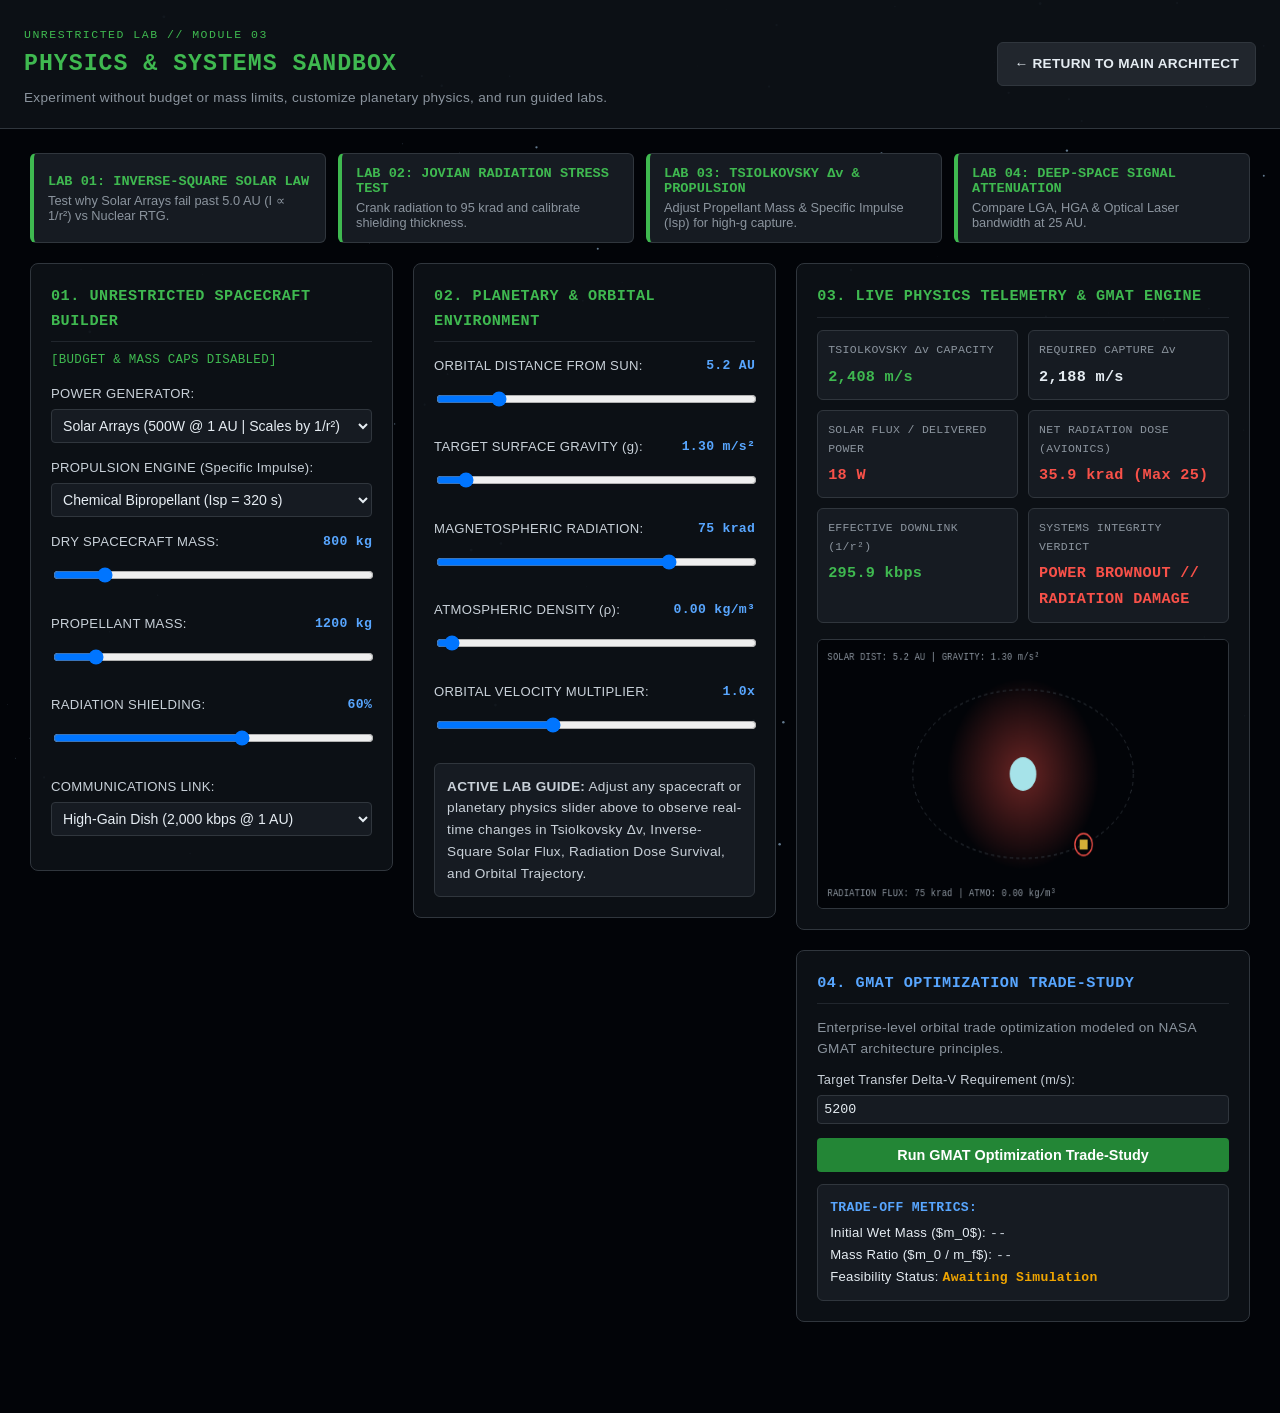
<file: sandbox.html>
<!DOCTYPE html>
<html lang="en">
<head>
    <meta charset="UTF-8">
    <meta name="viewport" content="width=device-width, initial-scale=1.0">
    <title>Physics & Systems Sandbox // Module 03 - CISS</title>
    <link rel="icon" type="image/png" href="CISS.png">

    <style>
        * { box-sizing: border-box; }
        body {
            background-color: #020408;
            color: #e6edf3;
            font-family: -apple-system, BlinkMacSystemFont, "Segoe UI", Roboto, Helvetica, Arial, sans-serif;
            letter-spacing: 0.3px;
            line-height: 1.6;
            margin: 0;
            padding: 0;
        }
        #bgCanvas {
            position: fixed;
            top: 0;
            left: 0;
            width: 100%;
            height: 100%;
            z-index: -1;
        }
        header {
            background: rgba(13, 17, 23, 0.94);
            border-bottom: 1px solid #30363d;
            padding: 20px 24px;
            display: flex;
            flex-wrap: wrap;
            justify-content: space-between;
            align-items: center;
            gap: 15px;
        }
        .header-title h1 {
            margin: 0;
            color: #3fb950;
            font-family: 'Courier New', Courier, monospace;
            font-size: 1.45rem;
            letter-spacing: 1px;
        }
        .header-title p {
            margin: 4px 0 0 0;
            color: #8b949e;
            font-size: 0.85rem;
        }
        .back-btn {
            background: #21262d;
            border: 1px solid #30363d;
            color: #e6edf3;
            padding: 10px 16px;
            border-radius: 6px;
            text-decoration: none;
            font-weight: bold;
            font-size: 0.85rem;
            transition: all 0.2s ease;
            font-family: inherit;
        }
        .back-btn:hover {
            border-color: #3fb950;
            color: #3fb950;
        }
        .container {
            max-width: 1260px;
            margin: 24px auto;
            padding: 0 20px 50px 20px;
        }
        .labs-bar {
            display: grid;
            grid-template-columns: repeat(auto-fit, minmax(250px, 1fr));
            gap: 12px;
            margin-bottom: 20px;
        }
        .lab-btn {
            background: #161b22;
            border: 1px solid #30363d;
            border-left: 4px solid #3fb950;
            color: #e6edf3;
            padding: 12px 14px;
            border-radius: 6px;
            text-align: left;
            cursor: pointer;
            font-family: inherit;
            transition: all 0.2s ease;
        }
        .lab-btn:hover {
            border-color: #3fb950;
            background: #1c242b;
        }
        .lab-btn strong {
            display: block;
            color: #3fb950;
            font-size: 0.85rem;
            margin-bottom: 4px;
            font-family: 'Courier New', Courier, monospace;
        }
        .lab-btn span {
            font-size: 0.8rem;
            color: #8b949e;
        }
        .sandbox-grid {
            display: grid;
            grid-template-columns: 1fr 1fr 1.25fr;
            gap: 20px;
        }
        @media (max-width: 1024px) {
            .sandbox-grid { grid-template-columns: 1fr; }
        }
        .panel {
            background: rgba(13, 17, 23, 0.94);
            border: 1px solid #30363d;
            border-radius: 8px;
            padding: 20px;
            margin-bottom: 20px;
        }
        .panel h2 {
            margin-top: 0;
            font-size: 0.95rem;
            font-family: 'Courier New', Courier, monospace;
            letter-spacing: 0.5px;
            color: #3fb950;
            border-bottom: 1px solid #21262d;
            padding-bottom: 8px;
        }
        .control-row {
            margin-bottom: 14px;
        }
        .control-row label {
            display: flex;
            justify-content: space-between;
            font-size: 0.82rem;
            color: #c9d1d9;
            margin-bottom: 5px;
            font-weight: 500;
        }
        .control-row label span {
            color: #58a6ff;
            font-weight: bold;
            font-family: 'Courier New', Courier, monospace;
        }
        .control-row input[type="range"], .control-row select, .control-row input[type="number"] {
            width: 100%;
            background: #161b22;
            border: 1px solid #30363d;
            color: #e6edf3;
            padding: 7px;
            border-radius: 4px;
            font-family: inherit;
            font-size: 0.88rem;
        }
        .telemetry-grid {
            display: grid;
            grid-template-columns: 1fr 1fr;
            gap: 10px;
            margin-bottom: 16px;
        }
        .telem-card {
            background: #161b22;
            border: 1px solid #30363d;
            border-radius: 6px;
            padding: 10px;
        }
        .telem-card small {
            display: block;
            font-size: 0.72rem;
            color: #8b949e;
            margin-bottom: 3px;
            font-family: 'Courier New', Courier, monospace;
        }
        .telem-card strong {
            font-size: 0.95rem;
            color: #e6edf3;
            font-family: 'Courier New', Courier, monospace;
        }
        #sandboxCanvas {
            width: 100%;
            height: 270px;
            background: #020408;
            border: 1px solid #30363d;
            border-radius: 6px;
            display: block;
        }
        .lab-notes {
            margin-top: 14px;
            background: #161b22;
            border: 1px solid #30363d;
            border-radius: 6px;
            padding: 12px;
            font-size: 0.85rem;
            line-height: 1.6;
            color: #c9d1d9;
        }
    </style>
</head>
<body>
    <canvas id="bgCanvas"></canvas>

    <header>
        <div class="header-title">
            <span style="font-size: 0.72rem; color: #3fb950; letter-spacing: 1.5px; font-family: 'Courier New', Courier, monospace;">UNRESTRICTED LAB // MODULE 03</span>
            <h1>PHYSICS &amp; SYSTEMS SANDBOX</h1>
            <p>Experiment without budget or mass limits, customize planetary physics, and run guided labs.</p>
        </div>
        <a href="index.html?skipLoader=true" class="back-btn">&larr; RETURN TO MAIN ARCHITECT</a>
    </header>

    <div class="container">
        <!-- GUIDED INTERACTIVE LAB PRESETS -->
        <div class="labs-bar">
            <button class="lab-btn" onclick="loadGuidedLab('solar_law')">
                <strong>LAB 01: INVERSE-SQUARE SOLAR LAW</strong>
                <span>Test why Solar Arrays fail past 5.0 AU (I &propto; 1/r&sup2;) vs Nuclear RTG.</span>
            </button>
            <button class="lab-btn" onclick="loadGuidedLab('radiation_torus')">
                <strong>LAB 02: JOVIAN RADIATION STRESS TEST</strong>
                <span>Crank radiation to 95 krad and calibrate shielding thickness.</span>
            </button>
            <button class="lab-btn" onclick="loadGuidedLab('rocket_eq')">
                <strong>LAB 03: TSIOLKOVSKY &Delta;v &amp; PROPULSION</strong>
                <span>Adjust Propellant Mass &amp; Specific Impulse (Isp) for high-g capture.</span>
            </button>
            <button class="lab-btn" onclick="loadGuidedLab('deep_comms')">
                <strong>LAB 04: DEEP-SPACE SIGNAL ATTENUATION</strong>
                <span>Compare LGA, HGA &amp; Optical Laser bandwidth at 25 AU.</span>
            </button>
        </div>

        <div class="sandbox-grid">
            <!-- COLUMN 1: UNRESTRICTED SPACECRAFT ARCHITECT -->
            <div>
                <div class="panel">
                    <h2>01. UNRESTRICTED SPACECRAFT BUILDER</h2>
                    <p style="font-size:0.78rem; color:#3fb950; margin-top:-4px; font-family: 'Courier New', Courier, monospace;">[BUDGET &amp; MASS CAPS DISABLED]</p>

                    <div class="control-row">
                        <label>POWER GENERATOR:</label>
                        <select id="sb-power" onchange="updateSandbox()">
                            <option value="Solar">Solar Arrays (500W @ 1 AU | Scales by 1/r&sup2;)</option>
                            <option value="RTG">Nuclear RTG (650W Constant Deep-Space Output)</option>
                            <option value="Fission">Kilopower Fission Reactor (2,500W Constant)</option>
                        </select>
                    </div>

                    <div class="control-row">
                        <label>PROPULSION ENGINE (Specific Impulse):</label>
                        <select id="sb-engine" onchange="updateSandbox()">
                            <option value="320">Chemical Bipropellant (Isp = 320 s)</option>
                            <option value="450">Cryogenic LH2/LOX (Isp = 450 s)</option>
                            <option value="3100">Xenon Ion Hall Thruster (Isp = 3,100 s)</option>
                        </select>
                    </div>

                    <div class="control-row">
                        <label>DRY SPACECRAFT MASS: <span id="val-dry">800 kg</span></label>
                        <input type="range" id="sb-dry" min="200" max="5000" step="50" value="800" oninput="updateSandbox()">
                    </div>

                    <div class="control-row">
                        <label>PROPELLANT MASS: <span id="val-fuel">1200 kg</span></label>
                        <input type="range" id="sb-fuel" min="100" max="12000" step="100" value="1200" oninput="updateSandbox()">
                    </div>

                    <div class="control-row">
                        <label>RADIATION SHIELDING: <span id="val-shield">60%</span></label>
                        <input type="range" id="sb-shield" min="0" max="100" value="60" oninput="updateSandbox()">
                    </div>

                    <div class="control-row">
                        <label>COMMUNICATIONS LINK:</label>
                        <select id="sb-comm" onchange="updateSandbox()">
                            <option value="LGA">Low-Gain Omni (50 kbps @ 1 AU)</option>
                            <option value="HGA" selected>High-Gain Dish (2,000 kbps @ 1 AU)</option>
                            <option value="Laser">Deep-Space Optical Laser (15,000 kbps @ 1 AU)</option>
                        </select>
                    </div>
                </div>
            </div>

            <!-- COLUMN 2: CUSTOM PLANETARY & ORBITAL PHYSICS -->
            <div>
                <div class="panel">
                    <h2>02. PLANETARY &amp; ORBITAL ENVIRONMENT</h2>

                    <div class="control-row">
                        <label>ORBITAL DISTANCE FROM SUN: <span id="val-au">5.2 AU</span></label>
                        <input type="range" id="sb-au" min="0.4" max="30.0" step="0.1" value="5.2" oninput="updateSandbox()">
                    </div>

                    <div class="control-row">
                        <label>TARGET SURFACE GRAVITY (g): <span id="val-grav">1.31 m/s&sup2;</span></label>
                        <input type="range" id="sb-grav" min="0.1" max="25.0" step="0.1" value="1.31" oninput="updateSandbox()">
                    </div>

                    <div class="control-row">
                        <label>MAGNETOSPHERIC RADIATION: <span id="val-rad">75 krad</span></label>
                        <input type="range" id="sb-rad" min="0" max="100" value="75" oninput="updateSandbox()">
                    </div>

                    <div class="control-row">
                        <label>ATMOSPHERIC DENSITY (&rho;): <span id="val-atmo">0.00 kg/m&sup3;</span></label>
                        <input type="range" id="sb-atmo" min="0" max="5.0" step="0.05" value="0" oninput="updateSandbox()">
                    </div>

                    <div class="control-row">
                        <label>ORBITAL VELOCITY MULTIPLIER: <span id="val-vel">1.0x</span></label>
                        <input type="range" id="sb-vel" min="0.2" max="2.5" step="0.1" value="1.0" oninput="updateSandbox()">
                    </div>

                    <div class="lab-notes" id="lab-guide-text">
                        <strong>ACTIVE LAB GUIDE:</strong> Adjust any spacecraft or planetary physics slider above to observe real-time changes in Tsiolkovsky &Delta;v, Inverse-Square Solar Flux, Radiation Dose Survival, and Orbital Trajectory.
                    </div>
                </div>
            </div>

            <!-- COLUMN 3: REAL-TIME TELEMETRY & GMAT ASTRODYNAMICS ENGINE -->
            <div>
                <div class="panel">
                    <h2>03. LIVE PHYSICS TELEMETRY &amp; GMAT ENGINE</h2>

                    <div class="telemetry-grid">
                        <div class="telem-card">
                            <small>TSIOLKOVSKY &Delta;v CAPACITY</small>
                            <strong id="out-dv" style="color:#58a6ff;">0 m/s</strong>
                        </div>
                        <div class="telem-card">
                            <small>REQUIRED CAPTURE &Delta;v</small>
                            <strong id="out-req-dv">0 m/s</strong>
                        </div>
                        <div class="telem-card">
                            <small>SOLAR FLUX / DELIVERED POWER</small>
                            <strong id="out-power">0 W</strong>
                        </div>
                        <div class="telem-card">
                            <small>NET RADIATION DOSE (AVIONICS)</small>
                            <strong id="out-rad">0 krad</strong>
                        </div>
                        <div class="telem-card">
                            <small>EFFECTIVE DOWNLINK (1/r&sup2;)</small>
                            <strong id="out-kbps">0 kbps</strong>
                        </div>
                        <div class="telem-card">
                            <small>SYSTEMS INTEGRITY VERDICT</small>
                            <strong id="out-verdict" style="color:#3fb950;">NOMINAL</strong>
                        </div>
                    </div>

                    <canvas id="sandboxCanvas" width="520" height="270"></canvas>
                </div>

                <!-- GMAT-Inspired Astrodynamics & Trade-Off Extension Panel -->
                <div class="panel">
                    <h2 style="color: #58a6ff;">04. GMAT OPTIMIZATION TRADE-STUDY</h2>
                    <div style="font-size: 0.85rem; color: #8b949e; margin-bottom: 10px;">
                        Enterprise-level orbital trade optimization modeled on NASA GMAT architecture principles.
                    </div>
                    
                    <div style="display: grid; grid-template-columns: 1fr; gap: 10px;">
                        <div>
                            <label style="font-size: 0.8rem; color: #c9d1d9; display: block; margin-bottom: 4px; font-weight: 500;">Target Transfer Delta-V Requirement (m/s):</label>
                            <input type="number" id="gmatTargetDv" value="5200" style="background: #161b22; border: 1px solid #30363d; color: #e6edf3; padding: 6px; border-radius: 4px; font-family: monospace; width: 100%;">
                        </div>
                        
                        <button onclick="runGmatOptimization()" style="background: #238636; color: white; border: none; padding: 9px; border-radius: 4px; font-weight: bold; cursor: pointer; font-family: inherit; font-size: 0.9rem; width: 100%; margin-top: 4px;">
                            Run GMAT Optimization Trade-Study
                        </button>
                    </div>

                    <div style="background: #161b22; padding: 12px; border-radius: 6px; border: 1px solid #30363d; font-size: 0.82rem; line-height: 1.6; margin-top: 12px;">
                        <div style="color: #58a6ff; font-weight: bold; margin-bottom: 4px; font-family: 'Courier New', Courier, monospace;">TRADE-OFF METRICS:</div>
                        <div>Initial Wet Mass ($m_0$): <span id="gmatOutMass" style="color: #c9d1d9; font-family: monospace;">--</span></div>
                        <div>Mass Ratio ($m_0 / m_f$): <span id="gmatOutRatio" style="color: #c9d1d9; font-family: monospace;">--</span></div>
                        <div>Feasibility Status: <span id="gmatOutFeas" style="color: #f0a500; font-weight: bold; font-family: monospace;">Awaiting Simulation</span></div>
                    </div>
                </div>
            </div>
        </div>
    </div>

    <script>
        let orbitAngle = 0;
        let simState = {
            au: 5.2, grav: 1.31, rad: 75, atmo: 0, vel: 1.0,
            dv: 0, reqDv: 0, power: 0, netRad: 0, kbps: 0, healthy: true
        };

        function loadGuidedLab(labId) {
            if (labId === 'solar_law') {
                document.getElementById('sb-power').value = 'Solar';
                document.getElementById('sb-au').value = 9.5;
                document.getElementById('sb-rad').value = 15;
                document.getElementById('sb-grav').value = 1.35;
                document.getElementById('sb-atmo').value = 1.2;
                document.getElementById('lab-guide-text').innerHTML =
                    "<strong>LAB 01 (INVERSE-SQUARE LAW):</strong> At 9.5 AU (Saturn/Titan), solar irradiance drops to 1/(9.5&sup2;) = <strong>1.1%</strong> of Earth levels! Switch Power Generator from <em>Solar Arrays</em> to <em>Nuclear RTG</em> to restore full power.";
            } else if (labId === 'radiation_torus') {
                document.getElementById('sb-power').value = 'RTG';
                document.getElementById('sb-au').value = 5.2;
                document.getElementById('sb-rad').value = 95;
                document.getElementById('sb-shield').value = 40;
                document.getElementById('lab-guide-text').innerHTML =
                    "<strong>LAB 02 (JOVIAN RADIATION TORUS):</strong> Unshielded avionics fail above <strong>25 krad</strong>. Increase <em>Radiation Shielding</em> until Net Radiation Dose drops below 25 krad.";
            } else if (labId === 'rocket_eq') {
                document.getElementById('sb-engine').value = '320';
                document.getElementById('sb-dry').value = 1500;
                document.getElementById('sb-fuel').value = 1200;
                document.getElementById('sb-grav').value = 18.0;
                document.getElementById('lab-guide-text').innerHTML =
                    "<strong>LAB 03 (TSIOLKOVSKY ROCKET EQUATION):</strong> &Delta;v = I<sub>sp</sub> &middot; g<sub>0</sub> &middot; ln(m<sub>0</sub> / m<sub>f</sub>). High surface gravity requires massive &Delta;v. Increase Propellant Mass or switch to the <em>Xenon Ion Hall Thruster</em>.";
            } else if (labId === 'deep_comms') {
                document.getElementById('sb-comm').value = 'LGA';
                document.getElementById('sb-au').value = 25.0;
                document.getElementById('sb-power').value = 'RTG';
                document.getElementById('lab-guide-text').innerHTML =
                    "<strong>LAB 04 (DEEP-SPACE SIGNAL ATTENUATION):</strong> Radio signal strength decays with distance squared (1/r&sup2;). At 25 AU, Low-Gain Antennas drop below 1 kbps. Upgrade to <em>High-Gain Dish</em> or <em>Optical Laser</em>.";
            }
            updateSandbox();
        }

        function updateSandbox() {
            const powerType = document.getElementById('sb-power').value;
            const isp = parseFloat(document.getElementById('sb-engine').value);
            const dryMass = parseFloat(document.getElementById('sb-dry').value);
            const fuelMass = parseFloat(document.getElementById('sb-fuel').value);
            const shieldPct = parseFloat(document.getElementById('sb-shield').value);
            const commType = document.getElementById('sb-comm').value;

            const au = parseFloat(document.getElementById('sb-au').value);
            const grav = parseFloat(document.getElementById('sb-grav').value);
            const rad = parseFloat(document.getElementById('sb-rad').value);
            const atmo = parseFloat(document.getElementById('sb-atmo').value);
            const vel = parseFloat(document.getElementById('sb-vel').value);

            document.getElementById('val-dry').innerText = `${dryMass} kg`;
            document.getElementById('val-fuel').innerText = `${fuelMass} kg`;
            document.getElementById('val-shield').innerText = `${shieldPct}%`;
            document.getElementById('val-au').innerText = `${au.toFixed(1)} AU`;
            document.getElementById('val-grav').innerText = `${grav.toFixed(2)} m/s²`;
            document.getElementById('val-rad').innerText = `${rad} krad`;
            document.getElementById('val-atmo').innerText = `${atmo.toFixed(2)} kg/m³`;
            document.getElementById('val-vel').innerText = `${vel.toFixed(1)}x`;

            // 1. Tsiolkovsky Rocket Equation
            const wetMass = dryMass + fuelMass + (shieldPct * 4);
            const dryTotal = dryMass + (shieldPct * 4);
            const dv = Math.round(isp * 9.80665 * Math.log(wetMass / dryTotal));

            // Required Delta-V scales with target gravity + orbital distance + atmospheric drag
            const reqDv = Math.round(1200 + (grav * 380) + (au * 95) + (atmo * 420));

            // 2. Power Output (Inverse-Square Law for Solar)
            let deliveredPower = 0;
            if (powerType === 'Solar') {
                deliveredPower = Math.round(500 / (au * au));
            } else if (powerType === 'RTG') {
                deliveredPower = 650;
            } else {
                deliveredPower = 2500;
            }

            // 3. Net Radiation Dose after Shielding Attenuation
            const netRad = +(rad * (1 - (shieldPct / 115))).toFixed(1);

            // 4. Downlink Bandwidth Attenuation over AU
            const baseKbps = commType === 'LGA' ? 50 : commType === 'HGA' ? 2000 : 15000;
            const effectiveKbps = +(baseKbps / Math.max(1, (au * au) / 4)).toFixed(1);

            // Evaluate Health
            let warnings = [];
            if (dv < reqDv) warnings.push("INSUFFICIENT Δv");
            if (deliveredPower < 250) warnings.push("POWER BROWNOUT");
            if (netRad > 25) warnings.push("RADIATION DAMAGE");
            if (effectiveKbps < 10) warnings.push("COMMS BLACKOUT");

            const healthy = warnings.length === 0;

            document.getElementById('out-dv').innerText = `${dv.toLocaleString()} m/s`;
            document.getElementById('out-dv').style.color = dv >= reqDv ? '#3fb950' : '#f85149';
            document.getElementById('out-req-dv').innerText = `${reqDv.toLocaleString()} m/s`;

            document.getElementById('out-power').innerText = `${deliveredPower} W`;
            document.getElementById('out-power').style.color = deliveredPower >= 250 ? '#3fb950' : '#f85149';

            document.getElementById('out-rad').innerText = `${netRad} krad (Max 25)`;
            document.getElementById('out-rad').style.color = netRad <= 25 ? '#3fb950' : '#f85149';

            document.getElementById('out-kbps').innerText = `${effectiveKbps} kbps`;
            document.getElementById('out-kbps').style.color = effectiveKbps >= 10 ? '#3fb950' : '#f85149';

            const verdictEl = document.getElementById('out-verdict');
            verdictEl.innerText = healthy ? "ALL SYSTEMS NOMINAL" : warnings.join(" // ");
            verdictEl.style.color = healthy ? "#3fb950" : "#f85149";

            simState = { au, grav, rad, atmo, vel, dv, reqDv, power: deliveredPower, netRad, kbps: effectiveKbps, healthy };
        }

        // --- GMAT OPTIMIZATION TRADE-STUDY LOGIC ---
        function runGmatOptimization() {
            const dryMass = parseFloat(document.getElementById('sb-dry').value) || 0;
            const fuelMass = parseFloat(document.getElementById('sb-fuel').value) || 0;
            const shieldPct = parseFloat(document.getElementById('sb-shield').value) || 0;
            const targetReqDv = parseFloat(document.getElementById('gmatTargetDv').value) || 5200;

            const initialMass = dryMass + fuelMass + (shieldPct * 4);
            const finalMass = dryMass + (shieldPct * 4);
            const massRatio = initialMass / finalMass;

            const isFeasible = simState.dv >= targetReqDv;

            document.getElementById('gmatOutMass').innerText = `${initialMass.toFixed(1)} kg`;
            document.getElementById('gmatOutRatio').innerText = massRatio.toFixed(3);
            
            const feasEl = document.getElementById('gmatOutFeas');
            if (isFeasible) {
                feasEl.style.color = '#3fb950';
                feasEl.innerText = 'OPTIMIZED & FEASIBLE (Mission Go)';
            } else {
                feasEl.style.color = '#f85149';
                feasEl.innerText = 'INSUFFICIENT DELTA-V (Add Propellant)';
            }
        }

        // --- ORBITAL SANDBOX VISUALIZER ---
        const sCanvas = document.getElementById('sandboxCanvas');
        const sCtx = sCanvas.getContext('2d');

        function drawSandboxOrbit() {
            const w = sCanvas.width;
            const h = sCanvas.height;
            const cx = w / 2;
            const cy = h / 2;

            sCtx.fillStyle = '#020408';
            sCtx.fillRect(0, 0, w, h);

            // Magnetosphere / Radiation Aura
            if (simState.rad > 0) {
                const radRadius = 48 + (simState.rad * 0.65);
                const grad = sCtx.createRadialGradient(cx, cy, 18, cx, cy, radRadius);
                grad.addColorStop(0, `rgba(248, 81, 73, ${simState.rad / 220})`);
                grad.addColorStop(1, 'rgba(248, 81, 73, 0)');
                sCtx.fillStyle = grad;
                sCtx.beginPath();
                sCtx.arc(cx, cy, radRadius, 0, Math.PI * 2);
                sCtx.fill();
            }

            // Atmosphere Halo
            if (simState.atmo > 0) {
                sCtx.strokeStyle = `rgba(88, 166, 255, ${Math.min(0.85, simState.atmo / 3)})`;
                sCtx.lineWidth = 2 + simState.atmo * 2;
                sCtx.beginPath();
                sCtx.arc(cx, cy, 28, 0, Math.PI * 2);
                sCtx.stroke();
            }

            // Central Planetary Body
            const planetR = Math.min(34, 16 + simState.grav * 0.7);
            sCtx.beginPath();
            sCtx.arc(cx, cy, planetR, 0, Math.PI * 2);
            sCtx.fillStyle = simState.au > 8 ? '#f0a500' : simState.au > 4 ? '#a6e3e9' : '#58a6ff';
            sCtx.fill();

            // Orbit Path
            const orbitRx = 140;
            const orbitRy = 85;
            sCtx.setLineDash([4, 4]);
            sCtx.strokeStyle = '#30363d';
            sCtx.lineWidth = 1;
            sCtx.beginPath();
            sCtx.ellipse(cx, cy, orbitRx, orbitRy, 0, 0, Math.PI * 2);
            sCtx.stroke();
            sCtx.setLineDash([]);

            // Spacecraft Position
            const sx = cx + Math.cos(orbitAngle) * orbitRx;
            const sy = cy + Math.sin(orbitAngle) * orbitRy;

            // Shielding Ring around Spacecraft
            sCtx.strokeStyle = simState.healthy ? '#3fb950' : '#f85149';
            sCtx.lineWidth = 1.5;
            sCtx.beginPath();
            sCtx.arc(sx, sy, 11, 0, Math.PI * 2);
            sCtx.stroke();

            // Spacecraft Core
            sCtx.fillStyle = '#d4af37';
            sCtx.fillRect(sx - 5, sy - 5, 10, 10);

            // HUD Telemetry Overlay inside Canvas
            sCtx.fillStyle = '#8b949e';
            sCtx.font = '11px monospace';
            sCtx.fillText(`SOLAR DIST: ${simState.au.toFixed(1)} AU | GRAVITY: ${simState.grav.toFixed(2)} m/s²`, 12, 20);
            sCtx.fillText(`RADIATION FLUX: ${simState.rad} krad | ATMO: ${simState.atmo.toFixed(2)} kg/m³`, 12, h - 12);

            const angularSpeed = (0.012 + (simState.grav * 0.0012)) * simState.vel;
            orbitAngle += angularSpeed;

            requestAnimationFrame(drawSandboxOrbit);
        }

        // Background Starfield
        const bg = document.getElementById('bgCanvas');
        const bctx = bg.getContext('2d');
        bg.width = window.innerWidth;
        bg.height = window.innerHeight;
        bctx.fillStyle = '#020408';
        bctx.fillRect(0, 0, bg.width, bg.height);
        bctx.fillStyle = 'rgba(180,220,255,0.55)';
        for (let i = 0; i < 140; i++) {
            bctx.beginPath();
            bctx.arc(Math.random() * bg.width, Math.random() * bg.height, Math.random() * 1.4, 0, Math.PI * 2);
            bctx.fill();
        }

        updateSandbox();
        drawSandboxOrbit();
    </script>
</body>
</html>
</file>
<file: style.css>
/* SCI-FI MISSION CONTROL THEME */
body {
    background-color: #020408;
    color: #c9d1d9;
    /* Clean, highly readable sans-serif font stack for general UI and paragraphs */
    font-family: 'Segoe UI', -apple-system, BlinkMacSystemFont, Roboto, sans-serif;
    letter-spacing: 0.3px; /* Added for cleaner character separation */
    line-height: 1.6;     /* Added for easier paragraph reading */
    margin: 0;
    padding: 20px;
    display: flex;
    flex-direction: column;
    align-items: center;
}

/* RESPONSIVE LOGO SWITCHER RULES */
.desktop-logo-wrap {
    position: absolute;
    top: 15px;
    right: 20px;
    z-index: 1000;
}
.desktop-logo-wrap img {
    height: 75px;
    width: auto;
    display: block;
}

.mobile-logo-wrap {
    display: none;
}

/* Header Logo Styling */
.header-logo-container img {
    max-height: 50px;
    transition: transform 0.2s ease;
}
.header-logo-container img:hover {
    transform: scale(1.05);
}

#bgCanvas {
    position: fixed;
    top: 0;
    left: 0;
    width: 100vw;
    height: 100vh;
    z-index: -1;
    pointer-events: none;
}

header {
    text-align: center;
    margin-bottom: 20px;
    position: relative;
    width: 100%;
}

header h1 {
    color: #58a6ff;
    font-family: 'Courier New', Courier, monospace;
    font-size: 1.6rem;
    letter-spacing: 2px;
    margin: 0;
    text-transform: uppercase;
    text-shadow: 0 0 10px rgba(88, 166, 255, 0.4);
}

.subtitle {
    color: #8b949e;
    font-size: 0.75rem;
    letter-spacing: 1.5px;
    margin-top: 5px;
}

.dashboard {
    display: flex;
    gap: 20px;
    justify-content: center;
    flex-wrap: wrap;
    max-width: 1050px;
    width: 100%;
}

section {
    background: #0d1117;
    padding: 20px;
    border-radius: 8px;
    border: 1px solid #30363d;
    box-shadow: 0 4px 20px rgba(0, 0, 0, 0.8);
    flex: 1;
    min-width: 320px;
}

section h2 {
    color: #58a6ff;
    font-size: 0.85rem;
    letter-spacing: 1px;
    margin-top: 15px;
    margin-bottom: 10px;
    border-bottom: 1px solid #21262d;
    padding-bottom: 6px;
}

/* TARGET CARDS */
.mission-selection {
    display: flex;
    gap: 12px;
    margin-bottom: 12px;
}

.target-card {
    flex: 1;
    display: flex;
    flex-direction: column;
    align-items: center;
    background: #161b22;
    border: 1px solid #30363d;
    border-radius: 6px;
    padding: 10px;
    cursor: pointer;
    transition: all 0.2s ease;
}

.target-card img {
    width: 65px;
    height: 65px;
    border-radius: 50%;
    object-fit: cover;
    margin-bottom: 8px;
    border: 2px solid #30363d;
}

.target-card span {
    font-size: 0.8rem;
    font-weight: 600;
    color: #c9d1d9;
    letter-spacing: 0.5px;
}

.target-card:hover {
    border-color: #58a6ff;
    transform: translateY(-2px);
}

.target-card.active {
    border-color: #238636;
    background: #0d1912;
    box-shadow: 0 0 12px rgba(35, 134, 54, 0.3);
}

/* TRACKERS & CARDS */
.objective-card, .tracker-box {
    background: #161b22;
    border: 1px solid #30363d;
    padding: 10px 12px;
    border-radius: 6px;
    margin-bottom: 12px;
}

.tracker-box p, .objective-card p {
    margin: 4px 0;
    font-size: 0.85rem;
    font-weight: 600;
}

.high-score-text {
    color: #f0883e;
    border-top: 1px dashed #30363d;
    padding-top: 6px;
    margin-top: 6px !important;
}

.setting {
    margin-bottom: 12px;
}

.setting label {
    display: block;
    font-size: 0.75rem;
    color: #8b949e;
    margin-bottom: 5px;
}

select, input[type="range"] {
    width: 100%;
    padding: 8px;
    background: #161b22;
    color: #e0e6ed;
    border: 1px solid #30363d;
    border-radius: 4px;
    box-sizing: border-box;
    font-size: 0.85rem;
    font-family: inherit; /* Inherits the cleaner sans-serif font */
}

button.launch-btn {
    width: 100%;
    background: #238636;
    color: #ffffff;
    border: 1px solid #2ea043;
    font-size: 0.9rem;
    font-weight: 700;
    padding: 12px;
    margin-top: 15px;
    border-radius: 6px;
    cursor: pointer;
    transition: background 0.2s ease;
}

button.launch-btn:hover {
    background: #2ea043;
}

canvas#spaceCanvas {
    background: #020408;
    border: 1px solid #30363d;
    border-radius: 6px;
    display: block;
    margin: 0 auto;
}

/* MID-FLIGHT ANOMALY ALERT BOX */
.anomaly-box {
    background: #270e0f;
    border: 2px solid #f85149;
    border-radius: 6px;
    padding: 12px;
    margin-top: 12px;
    animation: alertGlow 1s infinite alternate;
}

@keyframes alertGlow {
    from { box-shadow: 0 0 5px rgba(248, 81, 73, 0.4); }
    to { box-shadow: 0 0 15px rgba(248, 81, 73, 0.9); }
}

.anomaly-box h4 {
    color: #f85149;
    margin: 0 0 6px 0;
    font-size: 0.85rem;
}

.anomaly-box p {
    font-size: 0.8rem;
    margin: 0 0 10px 0;
    color: #f0f6fc;
}

.anomaly-actions {
    display: flex;
    gap: 8px;
}

.anomaly-actions button {
    flex: 1;
    background: #da3633;
    border: 1px solid #f85149;
    color: white;
    padding: 6px;
    font-weight: bold;
    font-size: 0.75rem;
    cursor: pointer;
    border-radius: 4px;
}

.hidden {
    display: none !important;
}

.debrief {
    background: #161b22;
    border: 1px solid #30363d;
    border-radius: 6px;
    padding: 12px;
    margin-top: 15px;
}

.debrief h3 {
    margin-top: 0;
    color: #f0883e;
    font-size: 0.85rem;
}

.score-card {
    border-top: 1px solid #30363d;
    margin-top: 8px;
    padding-top: 8px;
    font-size: 0.85rem;
    color: #58a6ff;
}

/* PILOT COCKPIT LOADING OVERLAY */
#loader-screen {
    position: fixed;
    top: 0;
    left: 0;
    width: 100vw;
    height: 100vh;
    display: flex;
    justify-content: center;
    align-items: center;
    z-index: 99999;
    transition: opacity 0.8s ease, visibility 0.8s ease;
    overflow: hidden;
    background-color: #020408;
}

.cockpit-background {
    position: absolute;
    top: 0;
    left: 0;
    width: 100%;
    height: 100%;
    background: url('cockpit.png') no-repeat center center;
    background-size: cover;
    z-index: 1;
    filter: brightness(0.85);
}

.hud-scanner {
    position: absolute;
    top: 0;
    left: 0;
    width: 100%;
    height: 100%;
    background: linear-gradient(rgba(18, 150, 255, 0) 95%, rgba(18, 150, 255, 0.15) 100%);
    background-size: 100% 40px;
    z-index: 2;
    pointer-events: none;
    animation: scannerShift 4s linear infinite;
}

@keyframes scannerShift {
    from { background-position: 0 0; }
    to { background-position: 0 100%; }
}

.loader-content {
    position: relative;
    z-index: 3;
    text-align: center;
    max-width: 420px;
    width: 85%;
    background: rgba(13, 17, 23, 0.88);
    border: 2px solid rgba(88, 166, 255, 0.4);
    border-radius: 8px;
    padding: 25px;
    box-shadow: 0 0 40px rgba(0, 0, 0, 0.95);
    backdrop-filter: blur(8px);
}

.hud-header {
    display: flex;
    justify-content: space-between;
    align-items: center;
    margin-bottom: 15px;
}

.hud-tag {
    font-size: 0.65rem;
    font-family: monospace;
    color: #58a6ff;
}

.loader-content h2 {
    color: #c9d1d9;
    font-size: 0.85rem;
    margin-bottom: 20px;
}

.progress-bar-container {
    width: 100%;
    height: 6px;
    background: #0d1117;
    border: 1px solid #30363d;
    border-radius: 10px;
    overflow: hidden;
    margin-bottom: 12px;
}

#progress-bar {
    width: 0%;
    height: 100%;
    background: linear-gradient(90deg, #238636, #58a6ff);
    box-shadow: 0 0 8px rgba(88, 166, 255, 0.8);
    transition: width 0.08s linear;
}

.loader-telemetry {
    display: flex;
    justify-content: space-between;
    font-size: 0.75rem;
    color: #8b949e;
    font-family: monospace;
}

/* PILOT CALLSIGN & COUNTRY INPUT */
.pilot-input-group {
    border-bottom: 1px dashed #30363d;
    padding-bottom: 10px;
    margin-bottom: 8px;
}

.pilot-fields {
    display: flex;
    gap: 8px;
    margin-top: 5px;
}

#player-flag-select {
    width: 35%;
    font-size: 0.9rem;
}

#player-name-input {
    width: 65%;
    background: #0d1117;
    color: #58a6ff;
    border: 1px solid #30363d;
    border-radius: 4px;
    padding: 6px 8px;
    font-size: 0.85rem;
    font-weight: 600;
}

/* GLOBAL LEADERBOARD TABLE */
.leaderboard-card {
    background: #161b22;
    border: 1px solid #30363d;
    border-radius: 6px;
    padding: 12px;
    margin-top: 12px;
}

.leaderboard-card h3 {
    margin: 0 0 10px 0;
    color: #f0883e;
    font-size: 0.8rem;
    letter-spacing: 1px;
}

#leaderboard-table {
    width: 100%;
    border-collapse: collapse;
    font-size: 0.75rem;
}

#leaderboard-table th {
    text-align: left;
    color: #8b949e;
    border-bottom: 1px solid #30363d;
    padding-bottom: 6px;
}

#leaderboard-table td {
    padding: 6px 0;
    border-bottom: 1px solid #21262d;
    color: #c9d1d9;
}

#leaderboard-table td:nth-child(4) {
    color: #2ea043;
    font-weight: bold;
}

/* --- MOBILE RESPONSIVE FIXES --- */
@media screen and (max-width: 768px) {
    /* Hide top-right desktop logo on mobile */
    .desktop-logo-wrap {
        display: none !important;
    }

    /* Show centered logo above header title on mobile */
    .mobile-logo-wrap {
        display: flex !important;
        justify-content: center;
        margin-bottom: 12px;
    }
    .mobile-logo-wrap img {
        height: 65px;
        width: auto;
        display: block;
    }

    /* Make the main dashboard stack vertically */
    main.dashboard {
        display: flex;
        flex-direction: column;
        align-items: center;
        padding: 10px;
        gap: 20px;
    }

    /* Make control and viewport sections take full phone width */
    section.controls, section.viewport {
        width: 100% !important;
        max-width: 100% !important;
        padding: 15px !important;
        box-sizing: border-box;
    }

    /* Force the canvas and video viewports to fit mobile screens dynamically */
    .viewport-container, #spaceCanvas, #debrief-video {
        width: 100% !important;
        max-width: 100% !important;
        height: auto !important;
        aspect-ratio: 420 / 320;
    }

    /* Ensure dropdowns and inputs don't overflow mobile screens */
    select, input, button {
        max-width: 100% !important;
        box-sizing: border-box;
    }

    /* Adjust header text sizing for phones */
    header h1 {
        font-size: 1.4rem !important;
        padding: 0 10px;
    }
    header .subtitle {
        font-size: 0.75rem !important;
        padding: 0 10px;
    }

    /* Fix pilot fields wrapping on mobile */
    .pilot-fields {
        flex-direction: column !important;
        align-items: stretch !important;
        gap: 10px !important;
    }

    #player-flag-select, #player-name-input {
        width: 100% !important;
    }

    /* Make leaderboard table scroll horizontally if needed to prevent squishing */
    .leaderboard-card {
        width: 100% !important;
        box-sizing: border-box;
        overflow-x: auto;
    }

    #leaderboard-table {
        min-width: 280px;
    }

    /* Fix footer side cutoffs and stack columns */
    footer > div {
        flex-direction: column !important;
        align-items: stretch !important;
        padding: 0 10px !important;
        box-sizing: border-box;
    }

    footer div[style*="min-width"] {
        min-width: 100% !important;
        width: 100% !important;
        box-sizing: border-box;
    }

    footer p, footer a {
        word-break: break-word;
    }
}
</file>
